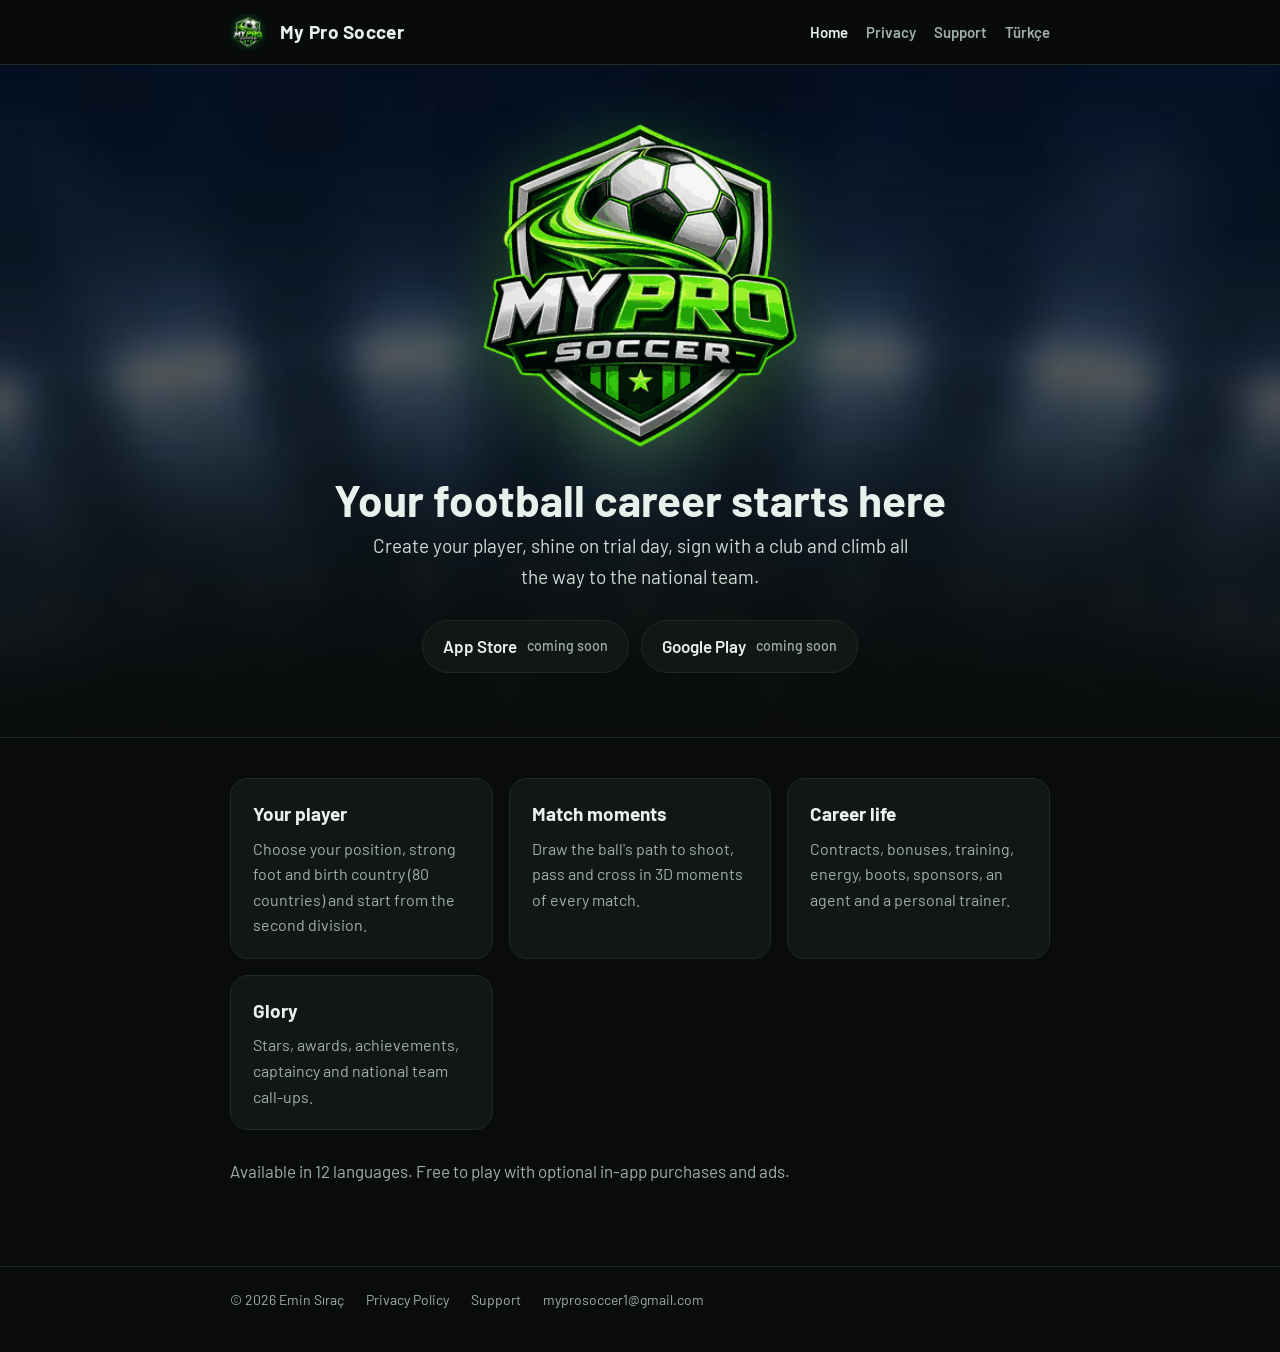
<file: index.html>
<!doctype html>
<html lang="en">
<head>
<meta charset="utf-8">
<meta name="viewport" content="width=device-width, initial-scale=1">
<title>My Pro Soccer</title>
<meta name="description" content="My Pro Soccer: create your player, sign with a club and build a football career. Draw the ball's path to score in 3D match moments.">
<link rel="icon" type="image/png" href="img/icon.png">
<link rel="apple-touch-icon" href="img/icon.png">
<link rel="preconnect" href="https://fonts.googleapis.com">
<link rel="preconnect" href="https://fonts.gstatic.com" crossorigin>
<link href="https://fonts.googleapis.com/css2?family=Barlow:wght@400;500;600;700&display=swap" rel="stylesheet">
<link rel="stylesheet" href="style.css">
</head>
<body>
<header class="top">
  <div class="wrap">
    <img src="img/icon.png" alt="">
    <span class="brand">My Pro Soccer</span>
    <nav>
      <a href="index.html" class="on">Home</a>
      <a href="privacy.html">Privacy</a>
      <a href="support.html">Support</a>
      <a href="tr.html">Türkçe</a>
    </nav>
  </div>
</header>

<section class="hero">
  <div class="wrap">
    <img class="logo" src="img/logo.png" alt="My Pro Soccer">
    <h1>Your football career starts here</h1>
    <p class="lead">Create your player, shine on trial day, sign with a club and climb all the way to the national team.</p>
    <div class="badges">
      <span class="badge">App Store <small>coming soon</small></span>
      <span class="badge">Google Play <small>coming soon</small></span>
    </div>
  </div>
</section>

<main>
  <div class="wrap">
    <div class="grid">
      <div class="card"><h3>Your player</h3><p>Choose your position, strong foot and birth country (80 countries) and start from the second division.</p></div>
      <div class="card"><h3>Match moments</h3><p>Draw the ball's path to shoot, pass and cross in 3D moments of every match.</p></div>
      <div class="card"><h3>Career life</h3><p>Contracts, bonuses, training, energy, boots, sponsors, an agent and a personal trainer.</p></div>
      <div class="card"><h3>Glory</h3><p>Stars, awards, achievements, captaincy and national team call-ups.</p></div>
    </div>
    <p style="color:var(--muted);margin-top:28px">Available in 12 languages. Free to play with optional in-app purchases and ads.</p>
  </div>
</main>

<footer>
  <div class="wrap">
    <span>© 2026 Emin Sıraç</span>
    <a href="privacy.html">Privacy Policy</a>
    <a href="support.html">Support</a>
    <a href="mailto:myprosoccer1@gmail.com">myprosoccer1@gmail.com</a>
  </div>
</footer>
</body>
</html>
</file>
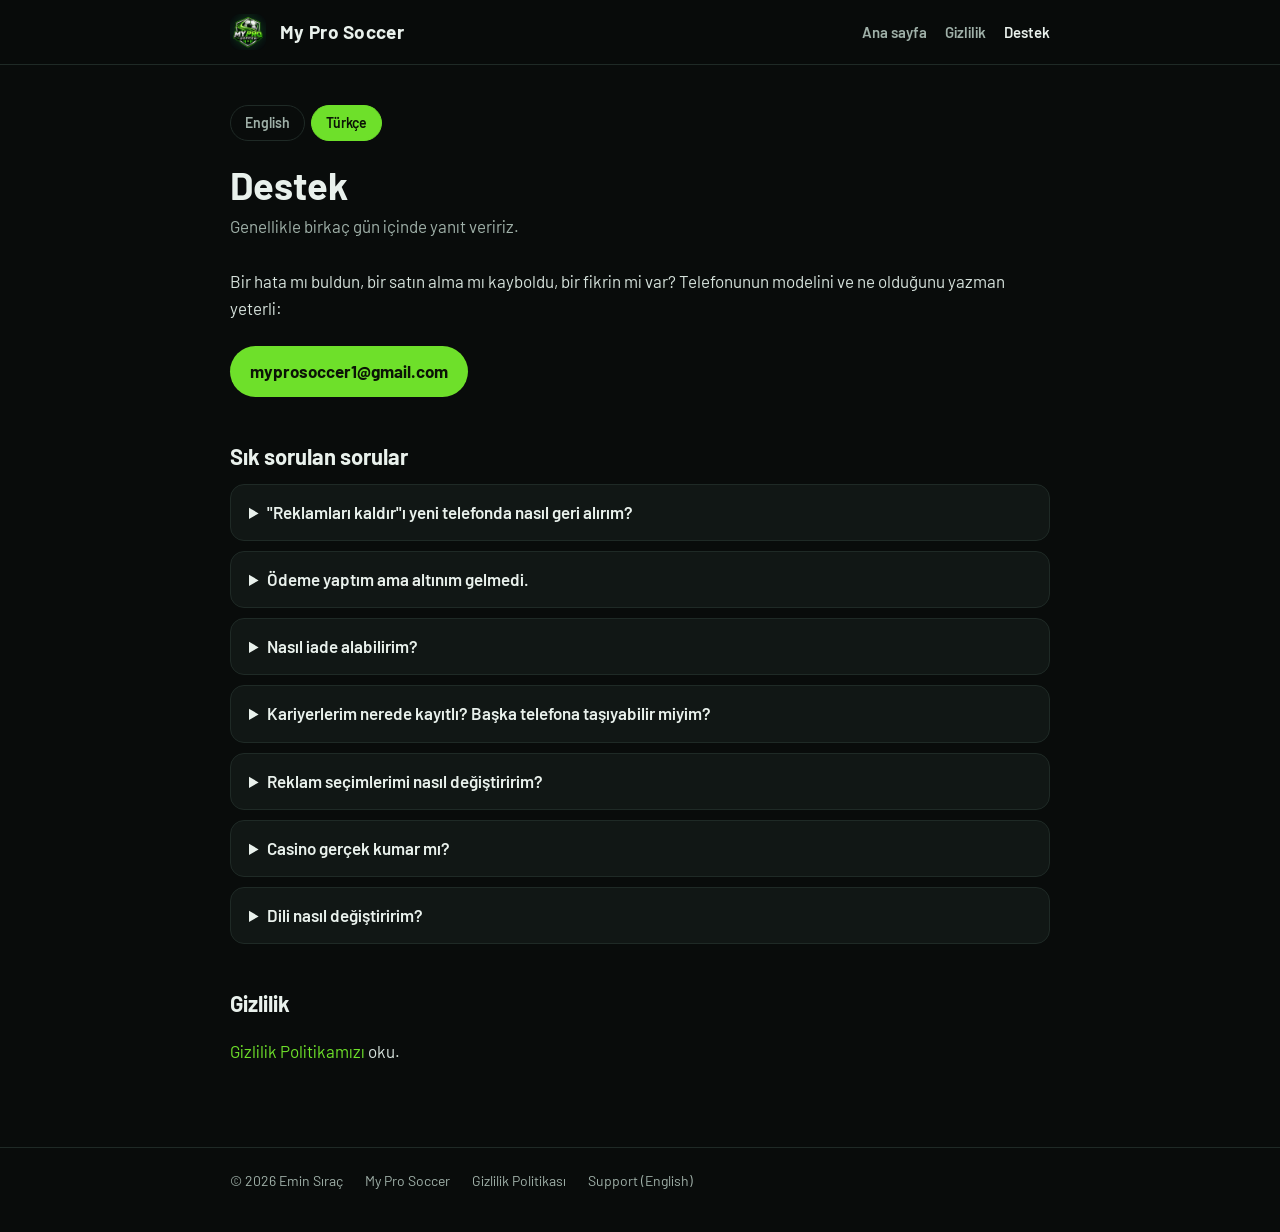
<file: destek.html>
<!doctype html>
<html lang="tr">
<head>
<meta charset="utf-8">
<meta name="viewport" content="width=device-width, initial-scale=1">
<title>Destek · My Pro Soccer</title>
<meta name="description" content="My Pro Soccer mobil oyunu için yardım ve iletişim.">
<link rel="icon" type="image/png" href="img/icon.png">
<link rel="apple-touch-icon" href="img/icon.png">
<link rel="preconnect" href="https://fonts.googleapis.com">
<link rel="preconnect" href="https://fonts.gstatic.com" crossorigin>
<link href="https://fonts.googleapis.com/css2?family=Barlow:wght@400;500;600;700&display=swap" rel="stylesheet">
<link rel="stylesheet" href="style.css">
</head>
<body>
<header class="top">
  <div class="wrap">
    <img src="img/icon.png" alt="">
    <span class="brand">My Pro Soccer</span>
    <nav>
      <a href="tr.html">Ana sayfa</a>
      <a href="gizlilik.html">Gizlilik</a>
      <a href="destek.html" class="on">Destek</a>
    </nav>
  </div>
</header>

<main>
  <article class="wrap">
    <div class="lang"><a href="support.html">English</a><a href="destek.html" class="on">Türkçe</a></div>
    <h1>Destek</h1>
    <p class="date">Genellikle birkaç gün içinde yanıt veririz.</p>
    <p>Bir hata mı buldun, bir satın alma mı kayboldu, bir fikrin mi var? Telefonunun modelini ve ne olduğunu yazman yeterli:</p>
    <p><a class="mail" href="mailto:myprosoccer1@gmail.com?subject=My%20Pro%20Soccer%20destek">myprosoccer1@gmail.com</a></p>

    <h2>Sık sorulan sorular</h2>
    <details>
      <summary>"Reklamları kaldır"ı yeni telefonda nasıl geri alırım?</summary>
      <p>Aynı Apple Kimliği ya da Google hesabıyla giriş yap, <em>Mağaza</em>'yı aç ve <em>Satın alımları geri yükle</em>'ye dokun. Altın, içecek ve kullanılmış diğer ürünler geri yüklenemez.</p>
    </details>
    <details>
      <summary>Ödeme yaptım ama altınım gelmedi.</summary>
      <p>Oyunu kariyerinin ana ekranında biraz açık tut: yarım kalan satın alma kendiliğinden verilir. Yine gelmezse tarihi ve Apple ya da Google'ın makbuzunu bize gönder.</p>
    </details>
    <details>
      <summary>Nasıl iade alabilirim?</summary>
      <p>Satın almalar mağazalar üzerinden yapıldığı için iadeyi onlar yapar: App Store için <a href="https://reportaproblem.apple.com" rel="noopener">reportaproblem.apple.com</a>, Google Play için <a href="https://play.google.com/store/account/orderhistory" rel="noopener">Google Play sipariş geçmişin</a>.</p>
    </details>
    <details>
      <summary>Kariyerlerim nerede kayıtlı? Başka telefona taşıyabilir miyim?</summary>
      <p>Kariyerler sadece cihazında kayıtlı (<em>Kariyerler</em>'de en fazla üç tane). Çevrimiçi hesap olmadığı için Oyunu silmek kariyerleri de siler. Cihazının yedeği (iCloud ya da Android yedeği) yeni telefonda geri getirebilir.</p>
    </details>
    <details>
      <summary>Reklam seçimlerimi nasıl değiştiririm?</summary>
      <p>Avrupa, Birleşik Krallık ve İsviçre'de: <em>Ayarlar › Reklam gizlilik seçenekleri</em>. iPhone'da: iOS <em>Ayarlar › Gizlilik ve Güvenlik › İzleme</em>. Android'de: cihazının Google ayarları (Reklamlar). Mağaza'daki <em>Reklamları kaldır</em> maç aralarındaki reklamları kapatır.</p>
    </details>
    <details>
      <summary>Casino gerçek kumar mı?</summary>
      <p>Hayır. Casino yalnızca oyun içi altınla oynanır, hiçbir zaman gerçek para ya da ödül vermez. Oyundaki her hafta için birkaç elle sınırlıdır.</p>
    </details>
    <details>
      <summary>Dili nasıl değiştiririm?</summary>
      <p><em>Ayarlar</em>'ı aç ve <em>Dil</em> altından 12 dilden birini seç.</p>
    </details>

    <h2>Gizlilik</h2>
    <p><a href="gizlilik.html">Gizlilik Politikamızı</a> oku.</p>
  </article>
</main>

<footer>
  <div class="wrap">
    <span>© 2026 Emin Sıraç</span>
    <a href="tr.html">My Pro Soccer</a>
    <a href="gizlilik.html">Gizlilik Politikası</a>
    <a href="support.html">Support (English)</a>
  </div>
</footer>
</body>
</html>
</file>
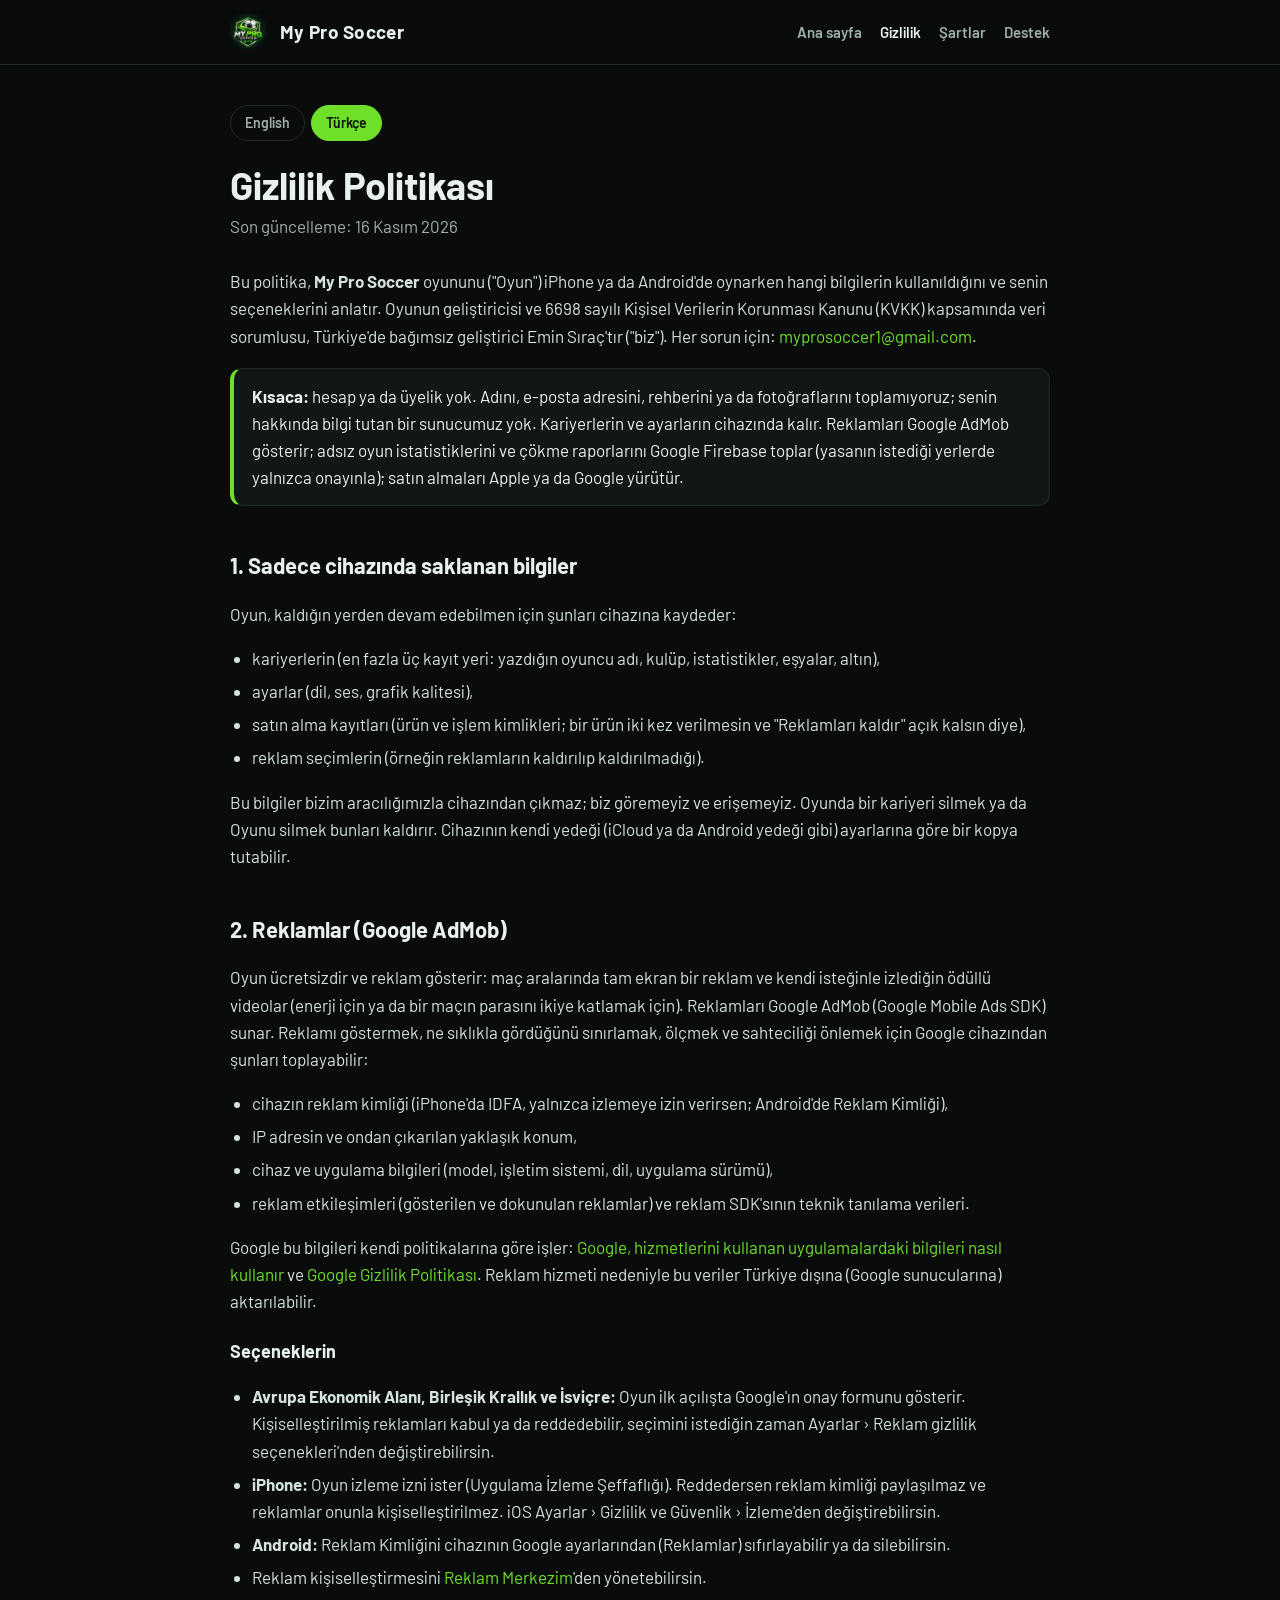
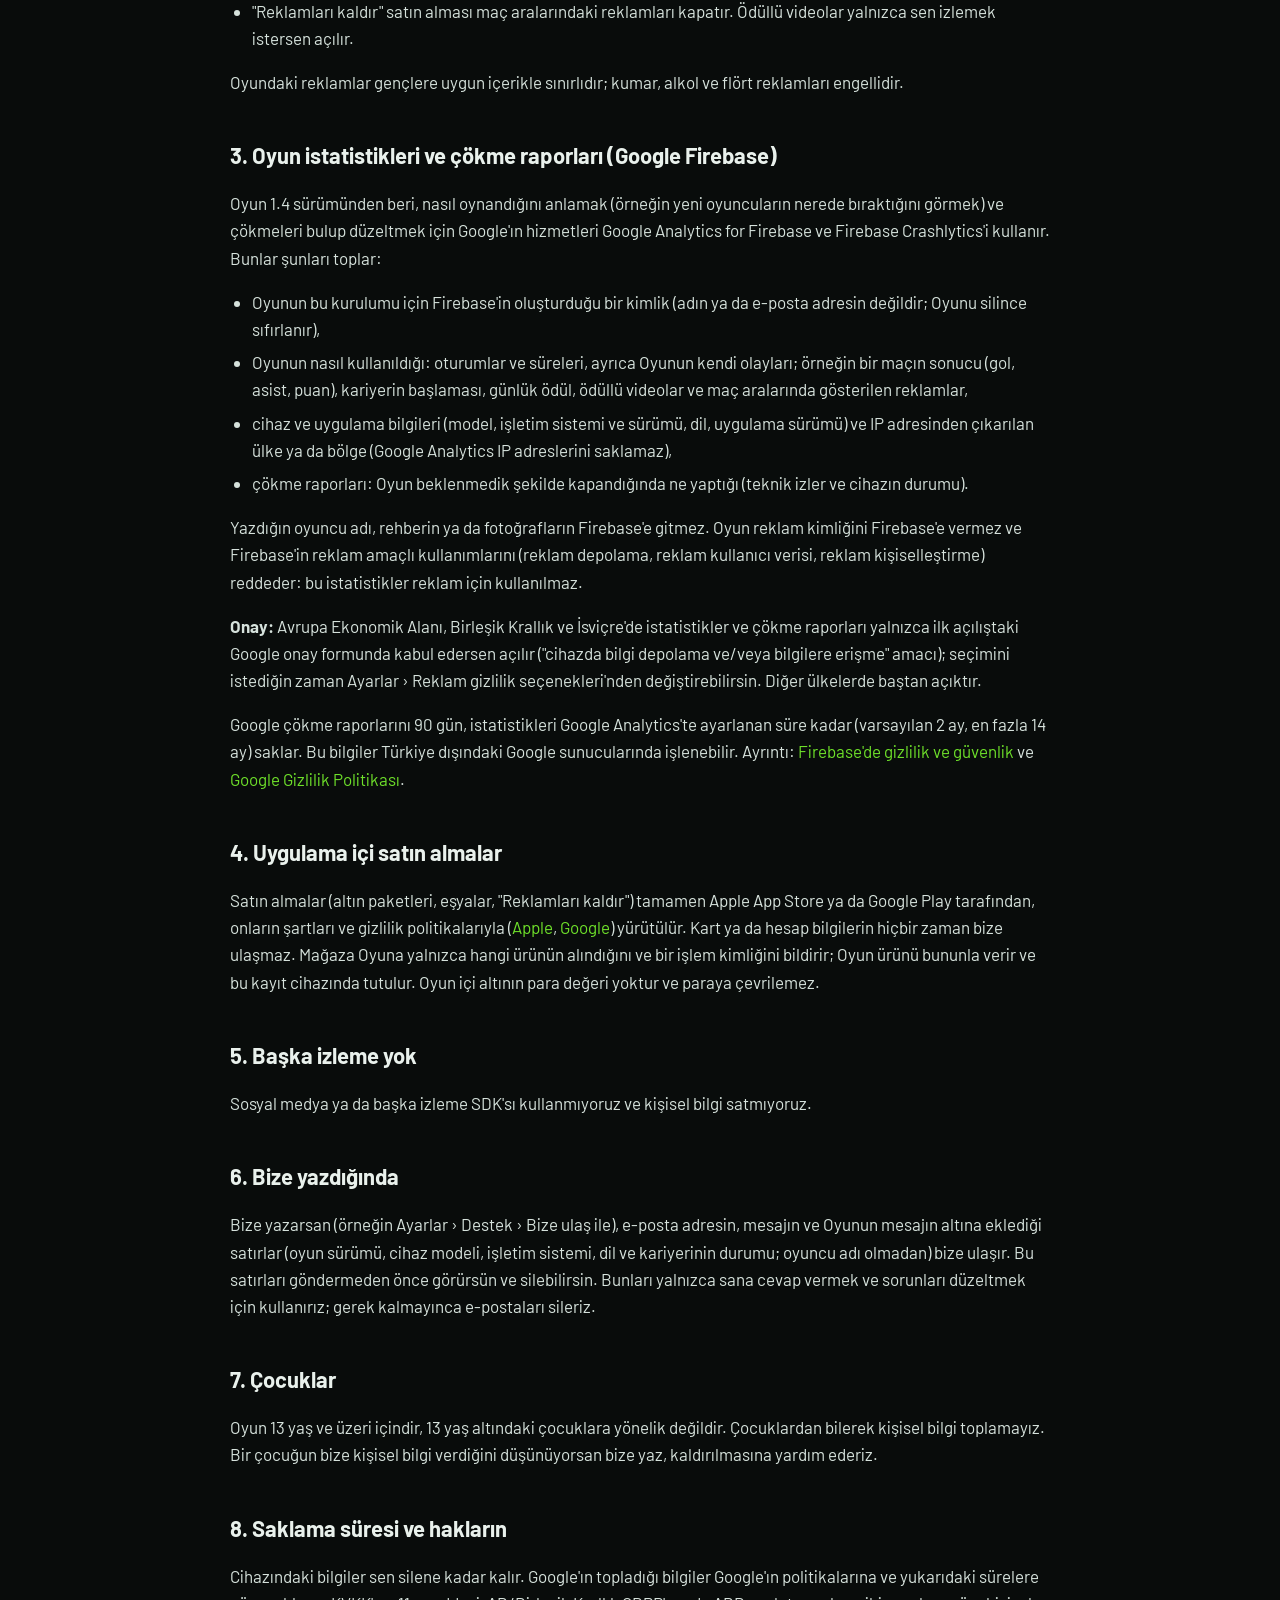
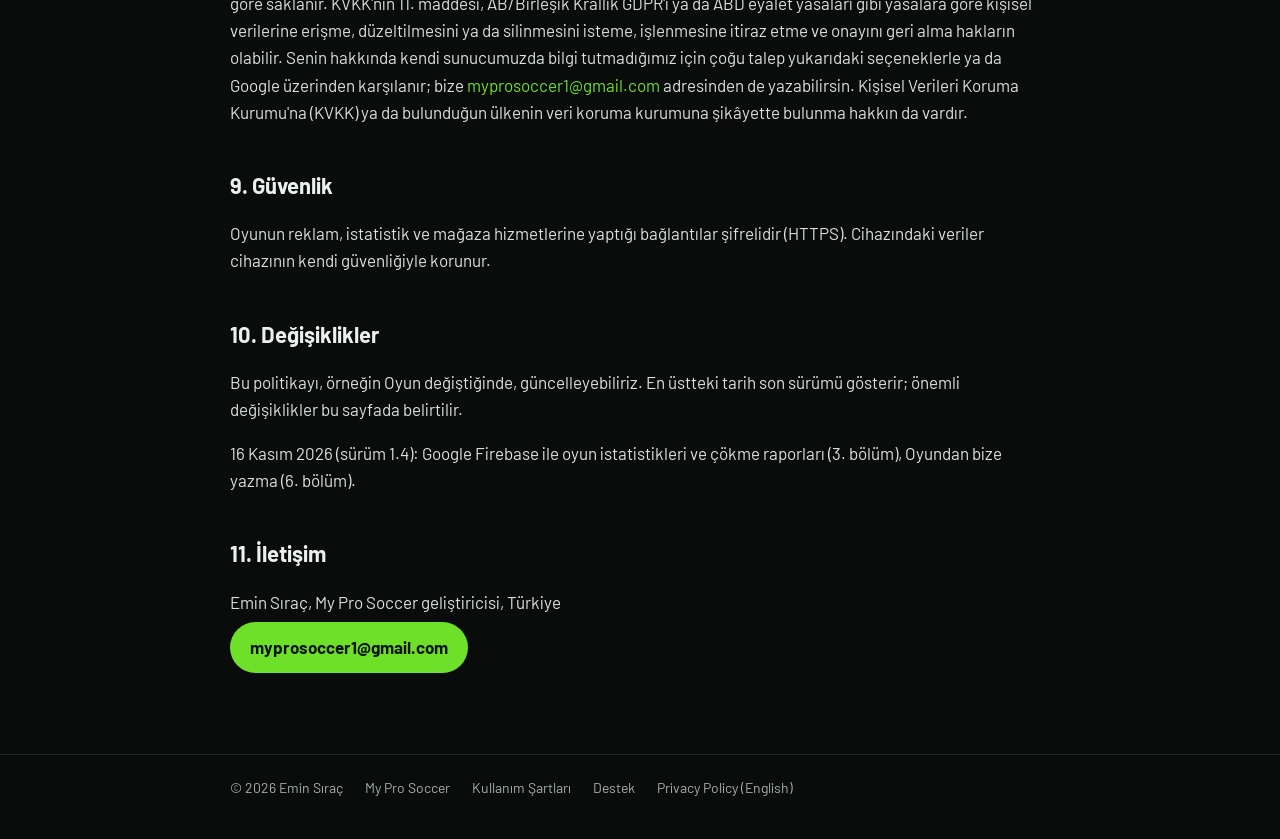
<file: gizlilik.html>
<!DOCTYPE html>
<html lang="tr">
<head>
<meta charset="utf-8">
<meta name="viewport" content="width=device-width, initial-scale=1">
<title>Gizlilik Politikası · My Pro Soccer</title>
<meta name="description" content="My Pro Soccer mobil oyununun gizlilik politikası.">
<link rel="apple-touch-icon" href="img/icon.png">
<link rel="preconnect" href="https://fonts.googleapis.com">
<link rel="preconnect" href="https://fonts.gstatic.com" crossorigin>
<link href="https://fonts.googleapis.com/css2?family=Barlow:wght@400;500;600;700&display=swap" rel="stylesheet">
<link rel="stylesheet" href="style.css">
</head>
<body>
<header class="top">
  <div class="wrap">
    <img src="img/icon.png" alt="My Pro Soccer">
    <span class="brand">My Pro Soccer</span>
    <nav>
      <a href="index.html">Ana sayfa</a>
      <a href="gizlilik.html" class="on">Gizlilik</a>
      <a href="kullanim-sartlari.html">Şartlar</a>
      <a href="destek.html">Destek</a>
    </nav>
  </div>
</header>
<main>
  <article class="wrap">
    <div class="lang"><a href="privacy.html">English</a><a href="gizlilik.html" class="on">Türkçe</a></div>
    <h1>Gizlilik Politikası</h1>
    <p class="date">Son güncelleme: 16 Kasım 2026</p>
    <p>Bu politika, <strong>My Pro Soccer</strong> oyununu ("Oyun") iPhone ya da Android'de oynarken hangi bilgilerin kullanıldığını ve senin seçeneklerini anlatır. Oyunun geliştiricisi ve 6698 sayılı Kişisel Verilerin Korunması Kanunu (KVKK) kapsamında veri sorumlusu, Türkiye'de bağımsız geliştirici Emin Sıraç'tır ("biz"). Her sorun için: <a href="mailto:myprosoccer1@gmail.com">myprosoccer1@gmail.com</a>.</p>
    <div class="note"><strong>Kısaca:</strong> hesap ya da üyelik yok. Adını, e-posta adresini, rehberini ya da fotoğraflarını toplamıyoruz; senin hakkında bilgi tutan bir sunucumuz yok. Kariyerlerin ve ayarların cihazında kalır. Reklamları Google AdMob gösterir; adsız oyun istatistiklerini ve çökme raporlarını Google Firebase toplar (yasanın istediği yerlerde yalnızca onayınla); satın almaları Apple ya da Google yürütür.</div>

    <h2>1. Sadece cihazında saklanan bilgiler</h2>
    <p>Oyun, kaldığın yerden devam edebilmen için şunları cihazına kaydeder:</p>
    <ul>
      <li>kariyerlerin (en fazla üç kayıt yeri: yazdığın oyuncu adı, kulüp, istatistikler, eşyalar, altın),</li>
      <li>ayarlar (dil, ses, grafik kalitesi),</li>
      <li>satın alma kayıtları (ürün ve işlem kimlikleri; bir ürün iki kez verilmesin ve "Reklamları kaldır" açık kalsın diye),</li>
      <li>reklam seçimlerin (örneğin reklamların kaldırılıp kaldırılmadığı).</li>
    </ul>
    <p>Bu bilgiler bizim aracılığımızla cihazından çıkmaz; biz göremeyiz ve erişemeyiz. Oyunda bir kariyeri silmek ya da Oyunu silmek bunları kaldırır. Cihazının kendi yedeği (iCloud ya da Android yedeği gibi) ayarlarına göre bir kopya tutabilir.</p>

    <h2>2. Reklamlar (Google AdMob)</h2>
    <p>Oyun ücretsizdir ve reklam gösterir: maç aralarında tam ekran bir reklam ve kendi isteğinle izlediğin ödüllü videolar (enerji için ya da bir maçın parasını ikiye katlamak için). Reklamları Google AdMob (Google Mobile Ads SDK) sunar. Reklamı göstermek, ne sıklıkla gördüğünü sınırlamak, ölçmek ve sahteciliği önlemek için Google cihazından şunları toplayabilir:</p>
    <ul>
      <li>cihazın reklam kimliği (iPhone'da IDFA, yalnızca izlemeye izin verirsen; Android'de Reklam Kimliği),</li>
      <li>IP adresin ve ondan çıkarılan yaklaşık konum,</li>
      <li>cihaz ve uygulama bilgileri (model, işletim sistemi, dil, uygulama sürümü),</li>
      <li>reklam etkileşimleri (gösterilen ve dokunulan reklamlar) ve reklam SDK'sının teknik tanılama verileri.</li>
    </ul>
    <p>Google bu bilgileri kendi politikalarına göre işler: <a href="https://policies.google.com/technologies/partner-sites">Google, hizmetlerini kullanan uygulamalardaki bilgileri nasıl kullanır</a> ve <a href="https://policies.google.com/privacy">Google Gizlilik Politikası</a>. Reklam hizmeti nedeniyle bu veriler Türkiye dışına (Google sunucularına) aktarılabilir.</p>
    <h3>Seçeneklerin</h3>
    <ul>
      <li><strong>Avrupa Ekonomik Alanı, Birleşik Krallık ve İsviçre:</strong> Oyun ilk açılışta Google'ın onay formunu gösterir. Kişiselleştirilmiş reklamları kabul ya da reddedebilir, seçimini istediğin zaman Ayarlar › Reklam gizlilik seçenekleri'nden değiştirebilirsin.</li>
      <li><strong>iPhone:</strong> Oyun izleme izni ister (Uygulama İzleme Şeffaflığı). Reddedersen reklam kimliği paylaşılmaz ve reklamlar onunla kişiselleştirilmez. iOS Ayarlar › Gizlilik ve Güvenlik › İzleme'den değiştirebilirsin.</li>
      <li><strong>Android:</strong> Reklam Kimliğini cihazının Google ayarlarından (Reklamlar) sıfırlayabilir ya da silebilirsin.</li>
      <li>Reklam kişiselleştirmesini <a href="https://myadcenter.google.com/">Reklam Merkezim</a>'den yönetebilirsin.</li>
      <li>"Reklamları kaldır" satın alması maç aralarındaki reklamları kapatır. Ödüllü videolar yalnızca sen izlemek istersen açılır.</li>
    </ul>
    <p>Oyundaki reklamlar gençlere uygun içerikle sınırlıdır; kumar, alkol ve flört reklamları engellidir.</p>

    <h2>3. Oyun istatistikleri ve çökme raporları (Google Firebase)</h2>
    <p>Oyun 1.4 sürümünden beri, nasıl oynandığını anlamak (örneğin yeni oyuncuların nerede bıraktığını görmek) ve çökmeleri bulup düzeltmek için Google'ın hizmetleri Google Analytics for Firebase ve Firebase Crashlytics'i kullanır. Bunlar şunları toplar:</p>
    <ul>
      <li>Oyunun bu kurulumu için Firebase'in oluşturduğu bir kimlik (adın ya da e-posta adresin değildir; Oyunu silince sıfırlanır),</li>
      <li>Oyunun nasıl kullanıldığı: oturumlar ve süreleri, ayrıca Oyunun kendi olayları; örneğin bir maçın sonucu (gol, asist, puan), kariyerin başlaması, günlük ödül, ödüllü videolar ve maç aralarında gösterilen reklamlar,</li>
      <li>cihaz ve uygulama bilgileri (model, işletim sistemi ve sürümü, dil, uygulama sürümü) ve IP adresinden çıkarılan ülke ya da bölge (Google Analytics IP adreslerini saklamaz),</li>
      <li>çökme raporları: Oyun beklenmedik şekilde kapandığında ne yaptığı (teknik izler ve cihazın durumu).</li>
    </ul>
    <p>Yazdığın oyuncu adı, rehberin ya da fotoğrafların Firebase'e gitmez. Oyun reklam kimliğini Firebase'e vermez ve Firebase'in reklam amaçlı kullanımlarını (reklam depolama, reklam kullanıcı verisi, reklam kişiselleştirme) reddeder: bu istatistikler reklam için kullanılmaz.</p>
    <p><strong>Onay:</strong> Avrupa Ekonomik Alanı, Birleşik Krallık ve İsviçre'de istatistikler ve çökme raporları yalnızca ilk açılıştaki Google onay formunda kabul edersen açılır ("cihazda bilgi depolama ve/veya bilgilere erişme" amacı); seçimini istediğin zaman Ayarlar › Reklam gizlilik seçenekleri'nden değiştirebilirsin. Diğer ülkelerde baştan açıktır.</p>
    <p>Google çökme raporlarını 90 gün, istatistikleri Google Analytics'te ayarlanan süre kadar (varsayılan 2 ay, en fazla 14 ay) saklar. Bu bilgiler Türkiye dışındaki Google sunucularında işlenebilir. Ayrıntı: <a href="https://firebase.google.com/support/privacy">Firebase'de gizlilik ve güvenlik</a> ve <a href="https://policies.google.com/privacy">Google Gizlilik Politikası</a>.</p>

    <h2>4. Uygulama içi satın almalar</h2>
    <p>Satın almalar (altın paketleri, eşyalar, "Reklamları kaldır") tamamen Apple App Store ya da Google Play tarafından, onların şartları ve gizlilik politikalarıyla (<a href="https://www.apple.com/legal/privacy/">Apple</a>, <a href="https://policies.google.com/privacy">Google</a>) yürütülür. Kart ya da hesap bilgilerin hiçbir zaman bize ulaşmaz. Mağaza Oyuna yalnızca hangi ürünün alındığını ve bir işlem kimliğini bildirir; Oyun ürünü bununla verir ve bu kayıt cihazında tutulur. Oyun içi altının para değeri yoktur ve paraya çevrilemez.</p>

    <h2>5. Başka izleme yok</h2>
    <p>Sosyal medya ya da başka izleme SDK'sı kullanmıyoruz ve kişisel bilgi satmıyoruz.</p>

    <h2>6. Bize yazdığında</h2>
    <p>Bize yazarsan (örneğin Ayarlar › Destek › Bize ulaş ile), e-posta adresin, mesajın ve Oyunun mesajın altına eklediği satırlar (oyun sürümü, cihaz modeli, işletim sistemi, dil ve kariyerinin durumu; oyuncu adı olmadan) bize ulaşır. Bu satırları göndermeden önce görürsün ve silebilirsin. Bunları yalnızca sana cevap vermek ve sorunları düzeltmek için kullanırız; gerek kalmayınca e-postaları sileriz.</p>

    <h2>7. Çocuklar</h2>
    <p>Oyun 13 yaş ve üzeri içindir, 13 yaş altındaki çocuklara yönelik değildir. Çocuklardan bilerek kişisel bilgi toplamayız. Bir çocuğun bize kişisel bilgi verdiğini düşünüyorsan bize yaz, kaldırılmasına yardım ederiz.</p>

    <h2>8. Saklama süresi ve hakların</h2>
    <p>Cihazındaki bilgiler sen silene kadar kalır. Google'ın topladığı bilgiler Google'ın politikalarına ve yukarıdaki sürelere göre saklanır. KVKK'nın 11. maddesi, AB/Birleşik Krallık GDPR'ı ya da ABD eyalet yasaları gibi yasalara göre kişisel verilerine erişme, düzeltilmesini ya da silinmesini isteme, işlenmesine itiraz etme ve onayını geri alma hakların olabilir. Senin hakkında kendi sunucumuzda bilgi tutmadığımız için çoğu talep yukarıdaki seçeneklerle ya da Google üzerinden karşılanır; bize <a href="mailto:myprosoccer1@gmail.com">myprosoccer1@gmail.com</a> adresinden de yazabilirsin. Kişisel Verileri Koruma Kurumu'na (KVKK) ya da bulunduğun ülkenin veri koruma kurumuna şikâyette bulunma hakkın da vardır.</p>

    <h2>9. Güvenlik</h2>
    <p>Oyunun reklam, istatistik ve mağaza hizmetlerine yaptığı bağlantılar şifrelidir (HTTPS). Cihazındaki veriler cihazının kendi güvenliğiyle korunur.</p>

    <h2>10. Değişiklikler</h2>
    <p>Bu politikayı, örneğin Oyun değiştiğinde, güncelleyebiliriz. En üstteki tarih son sürümü gösterir; önemli değişiklikler bu sayfada belirtilir.</p>
    <p>16 Kasım 2026 (sürüm 1.4): Google Firebase ile oyun istatistikleri ve çökme raporları (3. bölüm), Oyundan bize yazma (6. bölüm).</p>

    <h2>11. İletişim</h2>
    <p>Emin Sıraç, My Pro Soccer geliştiricisi, Türkiye<br>
    <a class="mail" href="mailto:myprosoccer1@gmail.com">myprosoccer1@gmail.com</a></p>
  </article>
</main>
<footer>
  <div class="wrap">
    <span>© 2026 Emin Sıraç</span>
    <a href="index.html">My Pro Soccer</a>
    <a href="kullanim-sartlari.html">Kullanım Şartları</a>
    <a href="destek.html">Destek</a>
    <a href="privacy.html">Privacy Policy (English)</a>
  </div>
</footer>
</body>
</html>
</file>
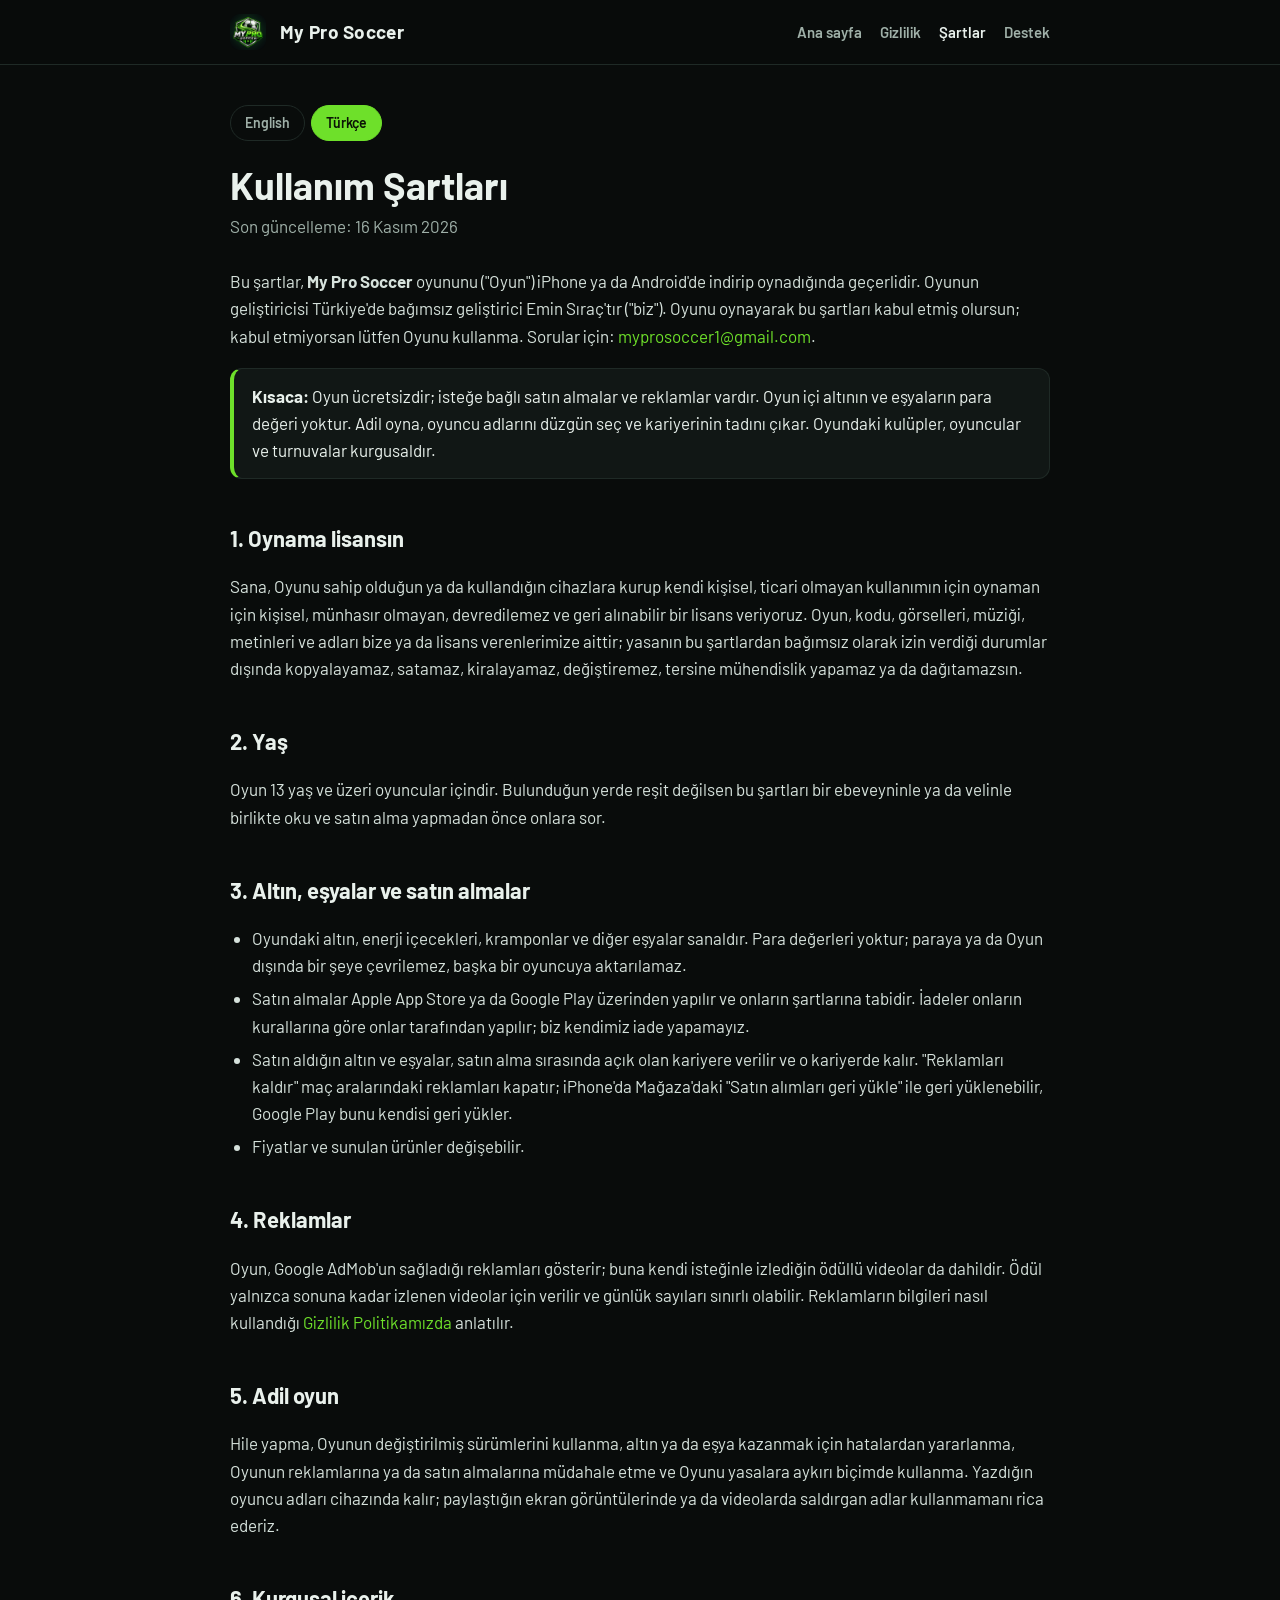
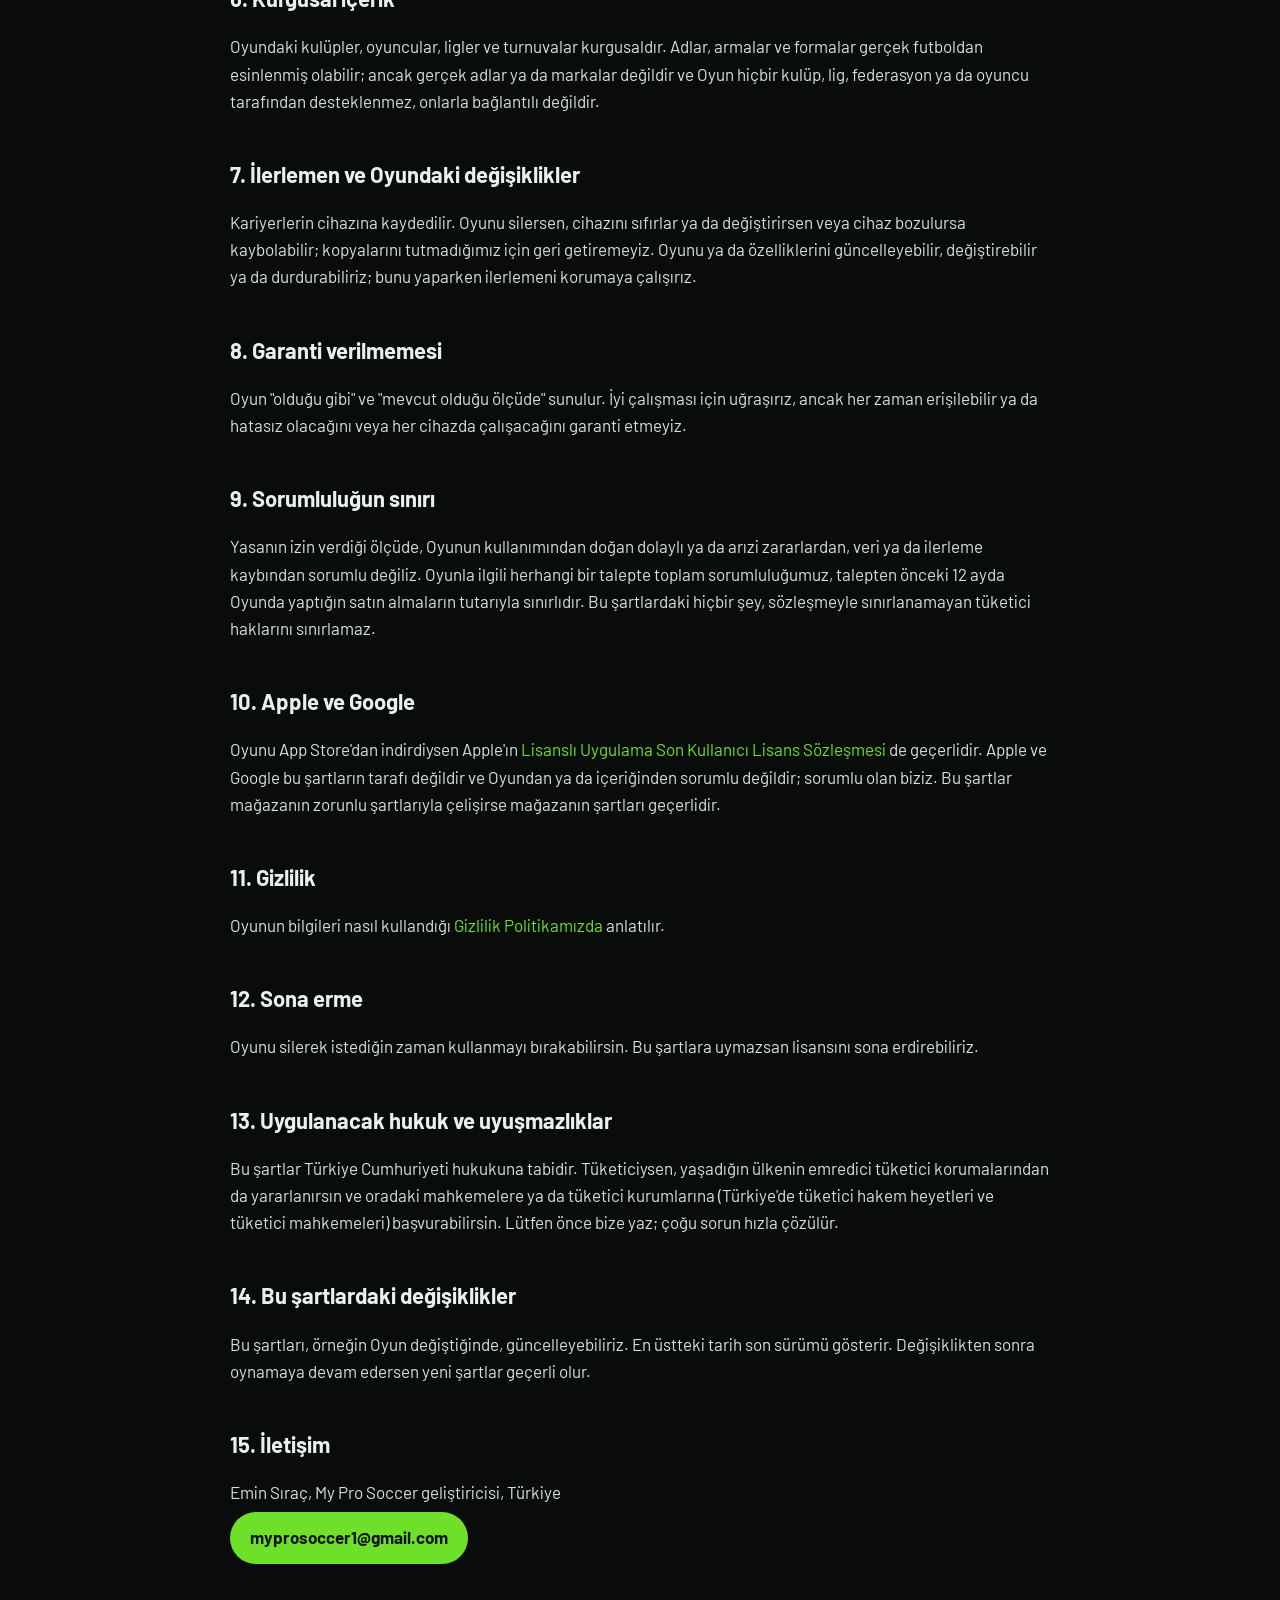
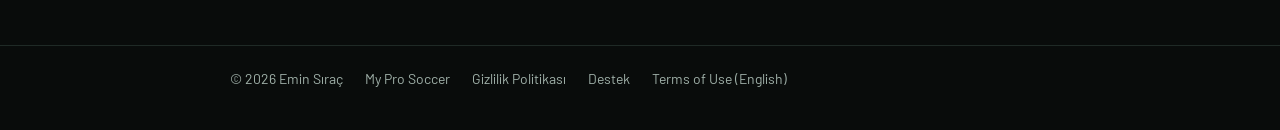
<file: kullanim-sartlari.html>
<!DOCTYPE html>
<html lang="tr">
<head>
<meta charset="utf-8">
<meta name="viewport" content="width=device-width, initial-scale=1">
<title>Kullanım Şartları · My Pro Soccer</title>
<meta name="description" content="My Pro Soccer mobil oyununun kullanım şartları.">
<link rel="apple-touch-icon" href="img/icon.png">
<link rel="preconnect" href="https://fonts.googleapis.com">
<link rel="preconnect" href="https://fonts.gstatic.com" crossorigin>
<link href="https://fonts.googleapis.com/css2?family=Barlow:wght@400;500;600;700&display=swap" rel="stylesheet">
<link rel="stylesheet" href="style.css">
</head>
<body>
<header class="top">
  <div class="wrap">
    <img src="img/icon.png" alt="My Pro Soccer">
    <span class="brand">My Pro Soccer</span>
    <nav>
      <a href="index.html">Ana sayfa</a>
      <a href="gizlilik.html">Gizlilik</a>
      <a href="kullanim-sartlari.html" class="on">Şartlar</a>
      <a href="destek.html">Destek</a>
    </nav>
  </div>
</header>
<main>
  <article class="wrap">
    <div class="lang"><a href="terms.html">English</a><a href="kullanim-sartlari.html" class="on">Türkçe</a></div>
    <h1>Kullanım Şartları</h1>
    <p class="date">Son güncelleme: 16 Kasım 2026</p>
    <p>Bu şartlar, <strong>My Pro Soccer</strong> oyununu ("Oyun") iPhone ya da Android'de indirip oynadığında geçerlidir. Oyunun geliştiricisi Türkiye'de bağımsız geliştirici Emin Sıraç'tır ("biz"). Oyunu oynayarak bu şartları kabul etmiş olursun; kabul etmiyorsan lütfen Oyunu kullanma. Sorular için: <a href="mailto:myprosoccer1@gmail.com">myprosoccer1@gmail.com</a>.</p>
    <div class="note"><strong>Kısaca:</strong> Oyun ücretsizdir; isteğe bağlı satın almalar ve reklamlar vardır. Oyun içi altının ve eşyaların para değeri yoktur. Adil oyna, oyuncu adlarını düzgün seç ve kariyerinin tadını çıkar. Oyundaki kulüpler, oyuncular ve turnuvalar kurgusaldır.</div>

    <h2>1. Oynama lisansın</h2>
    <p>Sana, Oyunu sahip olduğun ya da kullandığın cihazlara kurup kendi kişisel, ticari olmayan kullanımın için oynaman için kişisel, münhasır olmayan, devredilemez ve geri alınabilir bir lisans veriyoruz. Oyun, kodu, görselleri, müziği, metinleri ve adları bize ya da lisans verenlerimize aittir; yasanın bu şartlardan bağımsız olarak izin verdiği durumlar dışında kopyalayamaz, satamaz, kiralayamaz, değiştiremez, tersine mühendislik yapamaz ya da dağıtamazsın.</p>

    <h2>2. Yaş</h2>
    <p>Oyun 13 yaş ve üzeri oyuncular içindir. Bulunduğun yerde reşit değilsen bu şartları bir ebeveyninle ya da velinle birlikte oku ve satın alma yapmadan önce onlara sor.</p>

    <h2>3. Altın, eşyalar ve satın almalar</h2>
    <ul>
      <li>Oyundaki altın, enerji içecekleri, kramponlar ve diğer eşyalar sanaldır. Para değerleri yoktur; paraya ya da Oyun dışında bir şeye çevrilemez, başka bir oyuncuya aktarılamaz.</li>
      <li>Satın almalar Apple App Store ya da Google Play üzerinden yapılır ve onların şartlarına tabidir. İadeler onların kurallarına göre onlar tarafından yapılır; biz kendimiz iade yapamayız.</li>
      <li>Satın aldığın altın ve eşyalar, satın alma sırasında açık olan kariyere verilir ve o kariyerde kalır. "Reklamları kaldır" maç aralarındaki reklamları kapatır; iPhone'da Mağaza'daki "Satın alımları geri yükle" ile geri yüklenebilir, Google Play bunu kendisi geri yükler.</li>
      <li>Fiyatlar ve sunulan ürünler değişebilir.</li>
    </ul>

    <h2>4. Reklamlar</h2>
    <p>Oyun, Google AdMob'un sağladığı reklamları gösterir; buna kendi isteğinle izlediğin ödüllü videolar da dahildir. Ödül yalnızca sonuna kadar izlenen videolar için verilir ve günlük sayıları sınırlı olabilir. Reklamların bilgileri nasıl kullandığı <a href="gizlilik.html">Gizlilik Politikamızda</a> anlatılır.</p>

    <h2>5. Adil oyun</h2>
    <p>Hile yapma, Oyunun değiştirilmiş sürümlerini kullanma, altın ya da eşya kazanmak için hatalardan yararlanma, Oyunun reklamlarına ya da satın almalarına müdahale etme ve Oyunu yasalara aykırı biçimde kullanma. Yazdığın oyuncu adları cihazında kalır; paylaştığın ekran görüntülerinde ya da videolarda saldırgan adlar kullanmamanı rica ederiz.</p>

    <h2>6. Kurgusal içerik</h2>
    <p>Oyundaki kulüpler, oyuncular, ligler ve turnuvalar kurgusaldır. Adlar, armalar ve formalar gerçek futboldan esinlenmiş olabilir; ancak gerçek adlar ya da markalar değildir ve Oyun hiçbir kulüp, lig, federasyon ya da oyuncu tarafından desteklenmez, onlarla bağlantılı değildir.</p>

    <h2>7. İlerlemen ve Oyundaki değişiklikler</h2>
    <p>Kariyerlerin cihazına kaydedilir. Oyunu silersen, cihazını sıfırlar ya da değiştirirsen veya cihaz bozulursa kaybolabilir; kopyalarını tutmadığımız için geri getiremeyiz. Oyunu ya da özelliklerini güncelleyebilir, değiştirebilir ya da durdurabiliriz; bunu yaparken ilerlemeni korumaya çalışırız.</p>

    <h2>8. Garanti verilmemesi</h2>
    <p>Oyun "olduğu gibi" ve "mevcut olduğu ölçüde" sunulur. İyi çalışması için uğraşırız, ancak her zaman erişilebilir ya da hatasız olacağını veya her cihazda çalışacağını garanti etmeyiz.</p>

    <h2>9. Sorumluluğun sınırı</h2>
    <p>Yasanın izin verdiği ölçüde, Oyunun kullanımından doğan dolaylı ya da arızi zararlardan, veri ya da ilerleme kaybından sorumlu değiliz. Oyunla ilgili herhangi bir talepte toplam sorumluluğumuz, talepten önceki 12 ayda Oyunda yaptığın satın almaların tutarıyla sınırlıdır. Bu şartlardaki hiçbir şey, sözleşmeyle sınırlanamayan tüketici haklarını sınırlamaz.</p>

    <h2>10. Apple ve Google</h2>
    <p>Oyunu App Store'dan indirdiysen Apple'ın <a href="https://www.apple.com/legal/internet-services/itunes/dev/stdeula/">Lisanslı Uygulama Son Kullanıcı Lisans Sözleşmesi</a> de geçerlidir. Apple ve Google bu şartların tarafı değildir ve Oyundan ya da içeriğinden sorumlu değildir; sorumlu olan biziz. Bu şartlar mağazanın zorunlu şartlarıyla çelişirse mağazanın şartları geçerlidir.</p>

    <h2>11. Gizlilik</h2>
    <p>Oyunun bilgileri nasıl kullandığı <a href="gizlilik.html">Gizlilik Politikamızda</a> anlatılır.</p>

    <h2>12. Sona erme</h2>
    <p>Oyunu silerek istediğin zaman kullanmayı bırakabilirsin. Bu şartlara uymazsan lisansını sona erdirebiliriz.</p>

    <h2>13. Uygulanacak hukuk ve uyuşmazlıklar</h2>
    <p>Bu şartlar Türkiye Cumhuriyeti hukukuna tabidir. Tüketiciysen, yaşadığın ülkenin emredici tüketici korumalarından da yararlanırsın ve oradaki mahkemelere ya da tüketici kurumlarına (Türkiye'de tüketici hakem heyetleri ve tüketici mahkemeleri) başvurabilirsin. Lütfen önce bize yaz; çoğu sorun hızla çözülür.</p>

    <h2>14. Bu şartlardaki değişiklikler</h2>
    <p>Bu şartları, örneğin Oyun değiştiğinde, güncelleyebiliriz. En üstteki tarih son sürümü gösterir. Değişiklikten sonra oynamaya devam edersen yeni şartlar geçerli olur.</p>

    <h2>15. İletişim</h2>
    <p>Emin Sıraç, My Pro Soccer geliştiricisi, Türkiye<br>
    <a class="mail" href="mailto:myprosoccer1@gmail.com">myprosoccer1@gmail.com</a></p>
  </article>
</main>
<footer>
  <div class="wrap">
    <span>© 2026 Emin Sıraç</span>
    <a href="index.html">My Pro Soccer</a>
    <a href="gizlilik.html">Gizlilik Politikası</a>
    <a href="destek.html">Destek</a>
    <a href="terms.html">Terms of Use (English)</a>
  </div>
</footer>
</body>
</html>
</file>
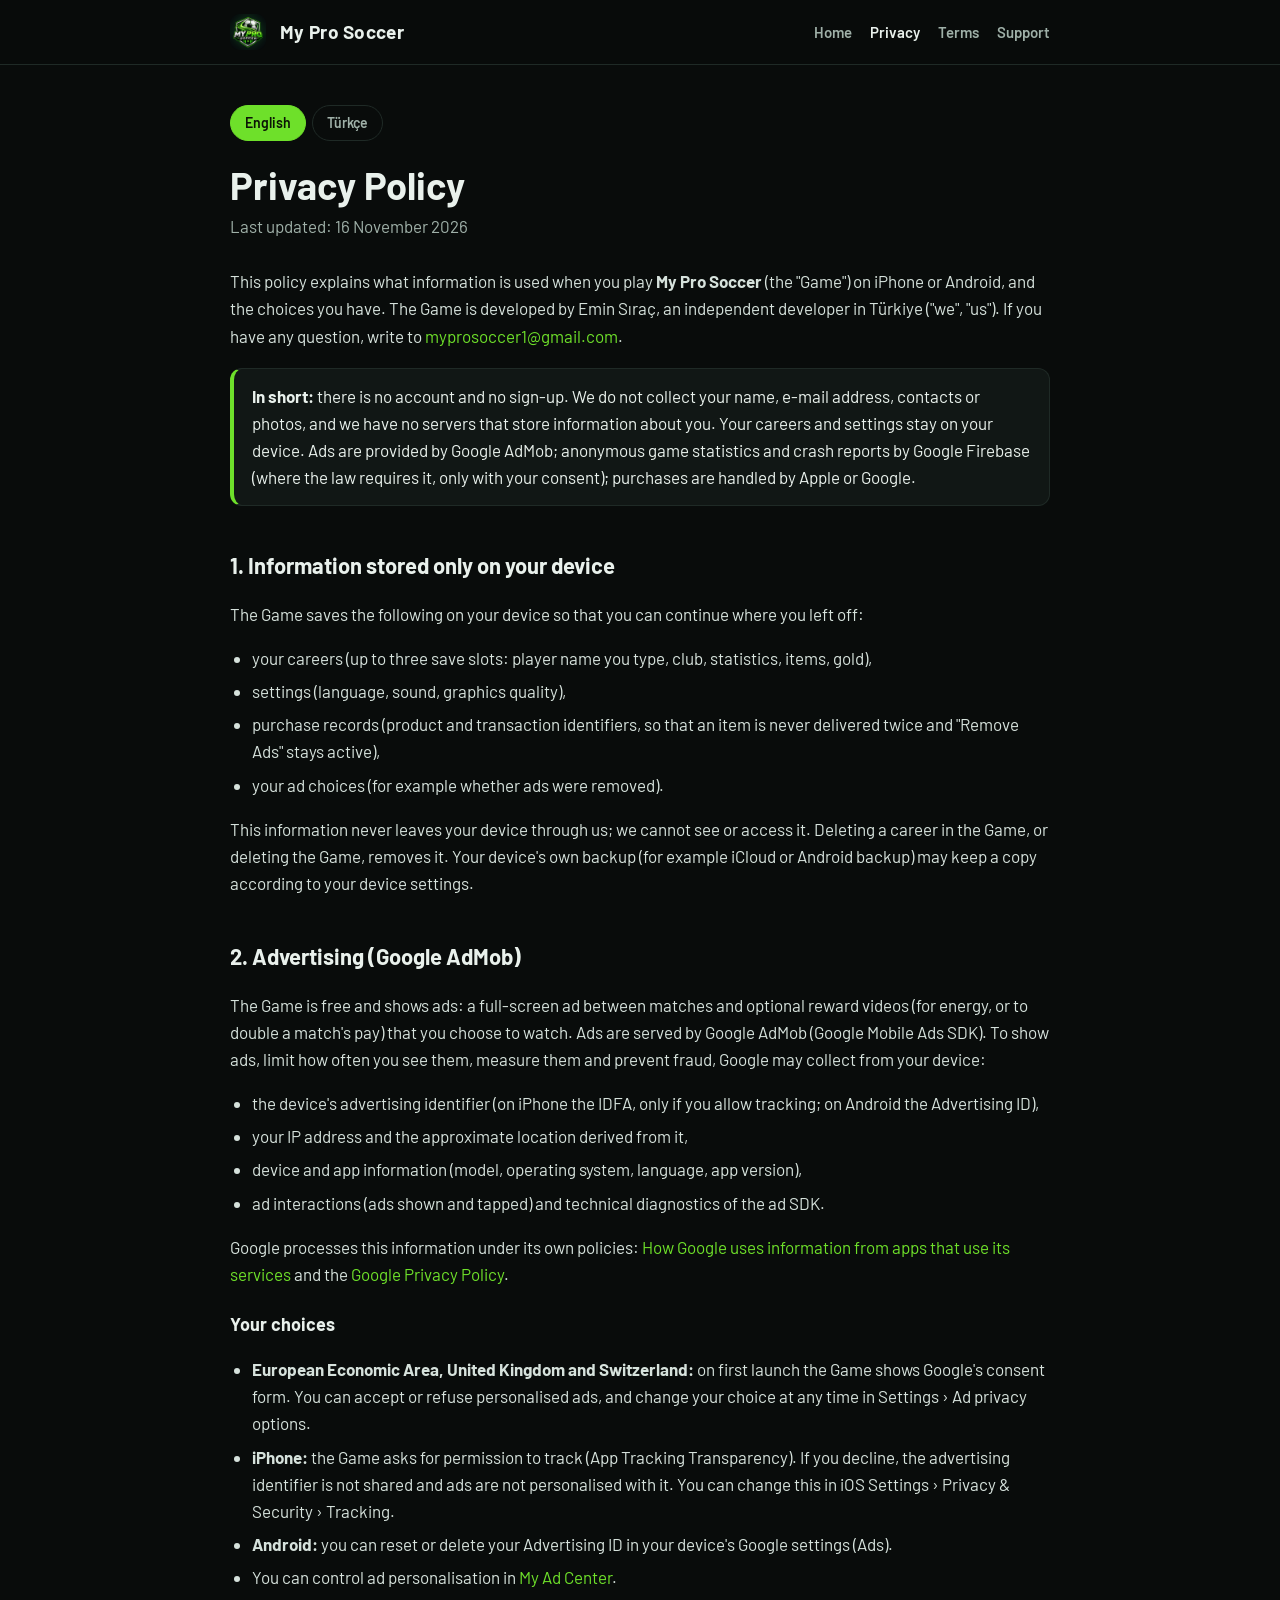
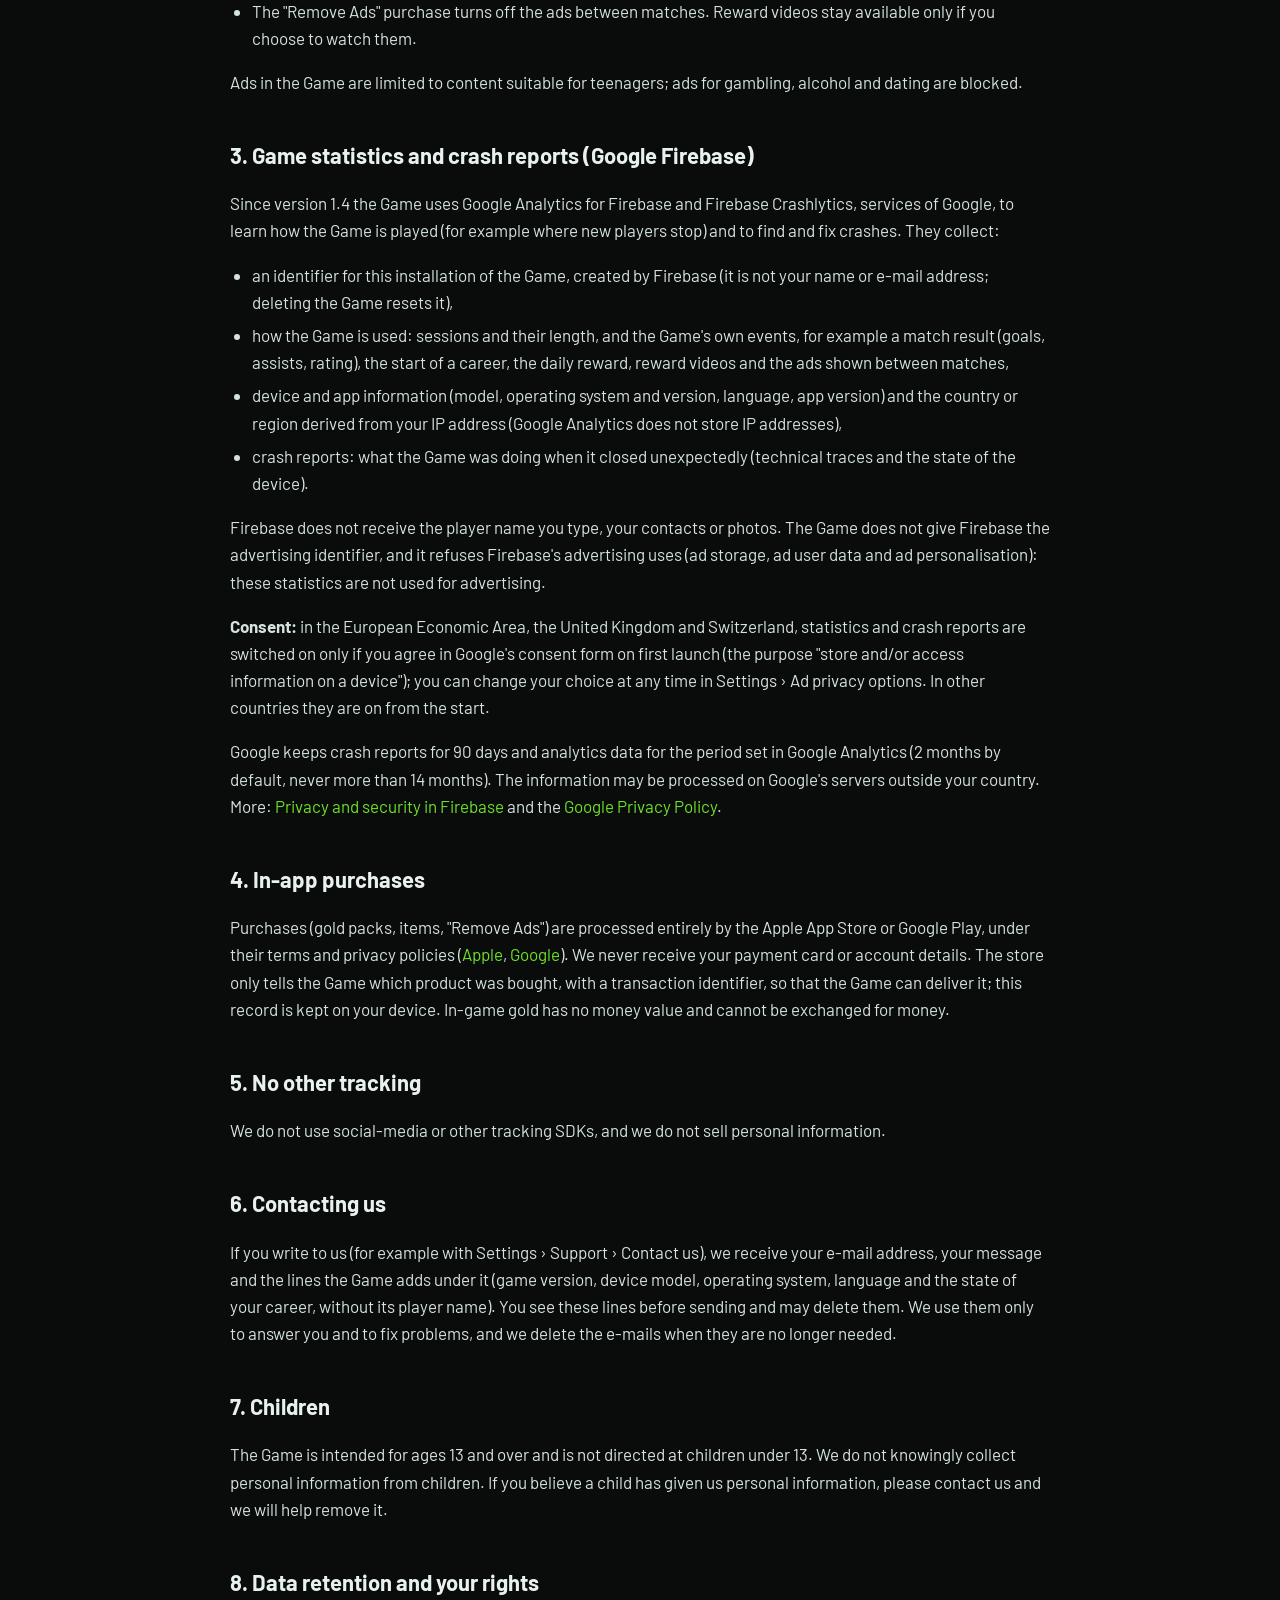
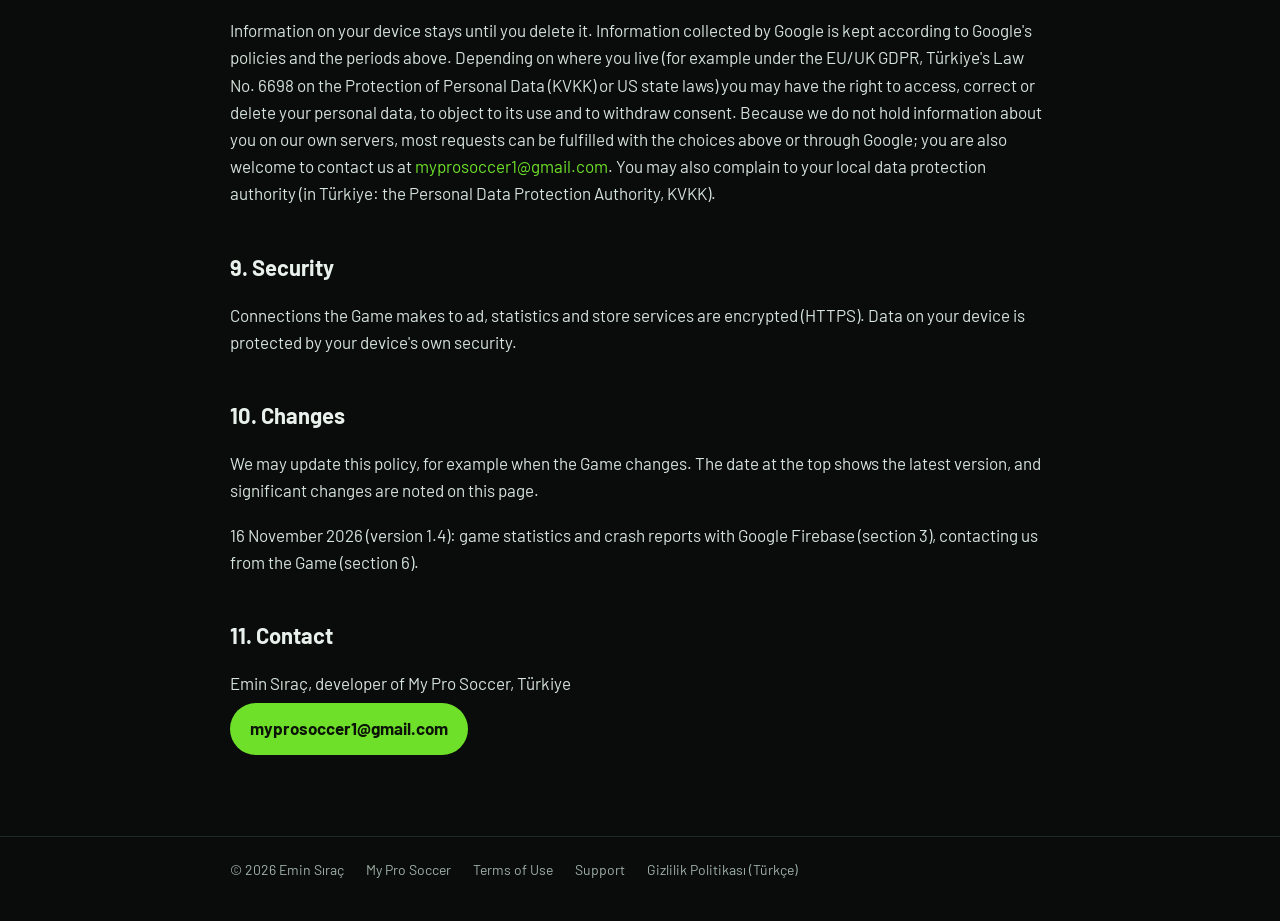
<file: privacy.html>
<!DOCTYPE html>
<html lang="en">
<head>
<meta charset="utf-8">
<meta name="viewport" content="width=device-width, initial-scale=1">
<title>Privacy Policy · My Pro Soccer</title>
<meta name="description" content="Privacy Policy of the mobile game My Pro Soccer.">
<link rel="apple-touch-icon" href="img/icon.png">
<link rel="preconnect" href="https://fonts.googleapis.com">
<link rel="preconnect" href="https://fonts.gstatic.com" crossorigin>
<link href="https://fonts.googleapis.com/css2?family=Barlow:wght@400;500;600;700&display=swap" rel="stylesheet">
<link rel="stylesheet" href="style.css">
</head>
<body>
<header class="top">
  <div class="wrap">
    <img src="img/icon.png" alt="My Pro Soccer">
    <span class="brand">My Pro Soccer</span>
    <nav>
      <a href="index.html">Home</a>
      <a href="privacy.html" class="on">Privacy</a>
      <a href="terms.html">Terms</a>
      <a href="support.html">Support</a>
    </nav>
  </div>
</header>
<main>
  <article class="wrap">
    <div class="lang"><a href="privacy.html" class="on">English</a><a href="gizlilik.html">Türkçe</a></div>
    <h1>Privacy Policy</h1>
    <p class="date">Last updated: 16 November 2026</p>
    <p>This policy explains what information is used when you play <strong>My Pro Soccer</strong> (the "Game") on iPhone or Android, and the choices you have. The Game is developed by Emin Sıraç, an independent developer in Türkiye ("we", "us"). If you have any question, write to <a href="mailto:myprosoccer1@gmail.com">myprosoccer1@gmail.com</a>.</p>
    <div class="note"><strong>In short:</strong> there is no account and no sign-up. We do not collect your name, e-mail address, contacts or photos, and we have no servers that store information about you. Your careers and settings stay on your device. Ads are provided by Google AdMob; anonymous game statistics and crash reports by Google Firebase (where the law requires it, only with your consent); purchases are handled by Apple or Google.</div>

    <h2>1. Information stored only on your device</h2>
    <p>The Game saves the following on your device so that you can continue where you left off:</p>
    <ul>
      <li>your careers (up to three save slots: player name you type, club, statistics, items, gold),</li>
      <li>settings (language, sound, graphics quality),</li>
      <li>purchase records (product and transaction identifiers, so that an item is never delivered twice and "Remove Ads" stays active),</li>
      <li>your ad choices (for example whether ads were removed).</li>
    </ul>
    <p>This information never leaves your device through us; we cannot see or access it. Deleting a career in the Game, or deleting the Game, removes it. Your device's own backup (for example iCloud or Android backup) may keep a copy according to your device settings.</p>

    <h2>2. Advertising (Google AdMob)</h2>
    <p>The Game is free and shows ads: a full-screen ad between matches and optional reward videos (for energy, or to double a match's pay) that you choose to watch. Ads are served by Google AdMob (Google Mobile Ads SDK). To show ads, limit how often you see them, measure them and prevent fraud, Google may collect from your device:</p>
    <ul>
      <li>the device's advertising identifier (on iPhone the IDFA, only if you allow tracking; on Android the Advertising ID),</li>
      <li>your IP address and the approximate location derived from it,</li>
      <li>device and app information (model, operating system, language, app version),</li>
      <li>ad interactions (ads shown and tapped) and technical diagnostics of the ad SDK.</li>
    </ul>
    <p>Google processes this information under its own policies: <a href="https://policies.google.com/technologies/partner-sites">How Google uses information from apps that use its services</a> and the <a href="https://policies.google.com/privacy">Google Privacy Policy</a>.</p>
    <h3>Your choices</h3>
    <ul>
      <li><strong>European Economic Area, United Kingdom and Switzerland:</strong> on first launch the Game shows Google's consent form. You can accept or refuse personalised ads, and change your choice at any time in Settings › Ad privacy options.</li>
      <li><strong>iPhone:</strong> the Game asks for permission to track (App Tracking Transparency). If you decline, the advertising identifier is not shared and ads are not personalised with it. You can change this in iOS Settings › Privacy &amp; Security › Tracking.</li>
      <li><strong>Android:</strong> you can reset or delete your Advertising ID in your device's Google settings (Ads).</li>
      <li>You can control ad personalisation in <a href="https://myadcenter.google.com/">My Ad Center</a>.</li>
      <li>The "Remove Ads" purchase turns off the ads between matches. Reward videos stay available only if you choose to watch them.</li>
    </ul>
    <p>Ads in the Game are limited to content suitable for teenagers; ads for gambling, alcohol and dating are blocked.</p>

    <h2>3. Game statistics and crash reports (Google Firebase)</h2>
    <p>Since version 1.4 the Game uses Google Analytics for Firebase and Firebase Crashlytics, services of Google, to learn how the Game is played (for example where new players stop) and to find and fix crashes. They collect:</p>
    <ul>
      <li>an identifier for this installation of the Game, created by Firebase (it is not your name or e-mail address; deleting the Game resets it),</li>
      <li>how the Game is used: sessions and their length, and the Game's own events, for example a match result (goals, assists, rating), the start of a career, the daily reward, reward videos and the ads shown between matches,</li>
      <li>device and app information (model, operating system and version, language, app version) and the country or region derived from your IP address (Google Analytics does not store IP addresses),</li>
      <li>crash reports: what the Game was doing when it closed unexpectedly (technical traces and the state of the device).</li>
    </ul>
    <p>Firebase does not receive the player name you type, your contacts or photos. The Game does not give Firebase the advertising identifier, and it refuses Firebase's advertising uses (ad storage, ad user data and ad personalisation): these statistics are not used for advertising.</p>
    <p><strong>Consent:</strong> in the European Economic Area, the United Kingdom and Switzerland, statistics and crash reports are switched on only if you agree in Google's consent form on first launch (the purpose "store and/or access information on a device"); you can change your choice at any time in Settings › Ad privacy options. In other countries they are on from the start.</p>
    <p>Google keeps crash reports for 90 days and analytics data for the period set in Google Analytics (2 months by default, never more than 14 months). The information may be processed on Google's servers outside your country. More: <a href="https://firebase.google.com/support/privacy">Privacy and security in Firebase</a> and the <a href="https://policies.google.com/privacy">Google Privacy Policy</a>.</p>

    <h2>4. In-app purchases</h2>
    <p>Purchases (gold packs, items, "Remove Ads") are processed entirely by the Apple App Store or Google Play, under their terms and privacy policies (<a href="https://www.apple.com/legal/privacy/">Apple</a>, <a href="https://policies.google.com/privacy">Google</a>). We never receive your payment card or account details. The store only tells the Game which product was bought, with a transaction identifier, so that the Game can deliver it; this record is kept on your device. In-game gold has no money value and cannot be exchanged for money.</p>

    <h2>5. No other tracking</h2>
    <p>We do not use social-media or other tracking SDKs, and we do not sell personal information.</p>

    <h2>6. Contacting us</h2>
    <p>If you write to us (for example with Settings › Support › Contact us), we receive your e-mail address, your message and the lines the Game adds under it (game version, device model, operating system, language and the state of your career, without its player name). You see these lines before sending and may delete them. We use them only to answer you and to fix problems, and we delete the e-mails when they are no longer needed.</p>

    <h2>7. Children</h2>
    <p>The Game is intended for ages 13 and over and is not directed at children under 13. We do not knowingly collect personal information from children. If you believe a child has given us personal information, please contact us and we will help remove it.</p>

    <h2>8. Data retention and your rights</h2>
    <p>Information on your device stays until you delete it. Information collected by Google is kept according to Google's policies and the periods above. Depending on where you live (for example under the EU/UK GDPR, Türkiye's Law No. 6698 on the Protection of Personal Data (KVKK) or US state laws) you may have the right to access, correct or delete your personal data, to object to its use and to withdraw consent. Because we do not hold information about you on our own servers, most requests can be fulfilled with the choices above or through Google; you are also welcome to contact us at <a href="mailto:myprosoccer1@gmail.com">myprosoccer1@gmail.com</a>. You may also complain to your local data protection authority (in Türkiye: the Personal Data Protection Authority, KVKK).</p>

    <h2>9. Security</h2>
    <p>Connections the Game makes to ad, statistics and store services are encrypted (HTTPS). Data on your device is protected by your device's own security.</p>

    <h2>10. Changes</h2>
    <p>We may update this policy, for example when the Game changes. The date at the top shows the latest version, and significant changes are noted on this page.</p>
    <p>16 November 2026 (version 1.4): game statistics and crash reports with Google Firebase (section 3), contacting us from the Game (section 6).</p>

    <h2>11. Contact</h2>
    <p>Emin Sıraç, developer of My Pro Soccer, Türkiye<br>
    <a class="mail" href="mailto:myprosoccer1@gmail.com">myprosoccer1@gmail.com</a></p>
  </article>
</main>
<footer>
  <div class="wrap">
    <span>© 2026 Emin Sıraç</span>
    <a href="index.html">My Pro Soccer</a>
    <a href="terms.html">Terms of Use</a>
    <a href="support.html">Support</a>
    <a href="gizlilik.html">Gizlilik Politikası (Türkçe)</a>
  </div>
</footer>
</body>
</html>
</file>
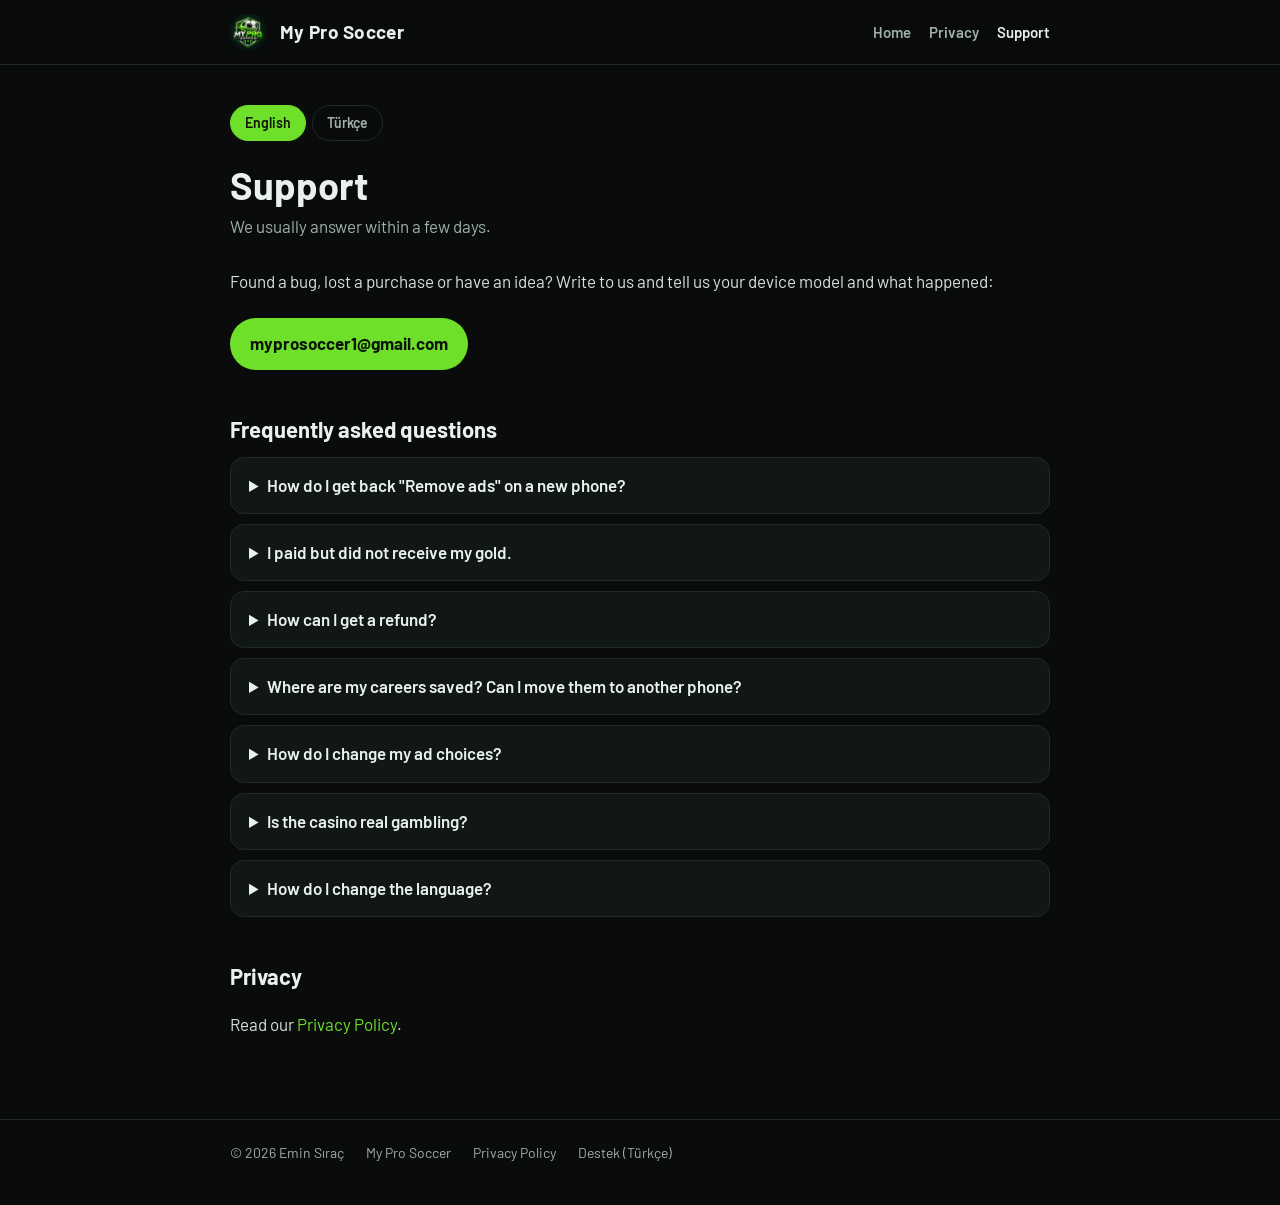
<file: support.html>
<!doctype html>
<html lang="en">
<head>
<meta charset="utf-8">
<meta name="viewport" content="width=device-width, initial-scale=1">
<title>Support · My Pro Soccer</title>
<meta name="description" content="Help and contact for the mobile game My Pro Soccer.">
<link rel="icon" type="image/png" href="img/icon.png">
<link rel="apple-touch-icon" href="img/icon.png">
<link rel="preconnect" href="https://fonts.googleapis.com">
<link rel="preconnect" href="https://fonts.gstatic.com" crossorigin>
<link href="https://fonts.googleapis.com/css2?family=Barlow:wght@400;500;600;700&display=swap" rel="stylesheet">
<link rel="stylesheet" href="style.css">
</head>
<body>
<header class="top">
  <div class="wrap">
    <img src="img/icon.png" alt="">
    <span class="brand">My Pro Soccer</span>
    <nav>
      <a href="index.html">Home</a>
      <a href="privacy.html">Privacy</a>
      <a href="support.html" class="on">Support</a>
    </nav>
  </div>
</header>

<main>
  <article class="wrap">
    <div class="lang"><a href="support.html" class="on">English</a><a href="destek.html">Türkçe</a></div>
    <h1>Support</h1>
    <p class="date">We usually answer within a few days.</p>
    <p>Found a bug, lost a purchase or have an idea? Write to us and tell us your device model and what happened:</p>
    <p><a class="mail" href="mailto:myprosoccer1@gmail.com?subject=My%20Pro%20Soccer%20support">myprosoccer1@gmail.com</a></p>

    <h2>Frequently asked questions</h2>
    <details>
      <summary>How do I get back "Remove ads" on a new phone?</summary>
      <p>Sign in with the same Apple ID or Google account, open the <em>Shop</em> and tap <em>Restore purchases</em>. Gold, drinks and other used items cannot be restored.</p>
    </details>
    <details>
      <summary>I paid but did not receive my gold.</summary>
      <p>Keep the Game open on the home screen of your career for a moment: an unfinished purchase is delivered automatically. If it still does not arrive, send us the date and the receipt from Apple or Google.</p>
    </details>
    <details>
      <summary>How can I get a refund?</summary>
      <p>Purchases are made through the stores, so refunds are handled by them: <a href="https://reportaproblem.apple.com" rel="noopener">reportaproblem.apple.com</a> for the App Store, your <a href="https://play.google.com/store/account/orderhistory" rel="noopener">Google Play order history</a> for Google Play.</p>
    </details>
    <details>
      <summary>Where are my careers saved? Can I move them to another phone?</summary>
      <p>Careers are saved only on your device (up to three in <em>Careers</em>). There is no online account, so deleting the Game deletes them. Your device's backup (iCloud or Android backup) may restore them on a new phone.</p>
    </details>
    <details>
      <summary>How do I change my ad choices?</summary>
      <p>In Europe, the UK and Switzerland: <em>Settings › Ad privacy options</em>. On iPhone: iOS <em>Settings › Privacy &amp; Security › Tracking</em>. On Android: your device's Google settings (Ads). The <em>Remove ads</em> purchase in the Shop turns off the ads between matches.</p>
    </details>
    <details>
      <summary>Is the casino real gambling?</summary>
      <p>No. The casino uses in-game gold only and never pays out real money or prizes. It is limited to a few hands per in-game week.</p>
    </details>
    <details>
      <summary>How do I change the language?</summary>
      <p>Open <em>Settings</em> and choose one of the 12 languages under <em>Language</em>.</p>
    </details>

    <h2>Privacy</h2>
    <p>Read our <a href="privacy.html">Privacy Policy</a>.</p>
  </article>
</main>

<footer>
  <div class="wrap">
    <span>© 2026 Emin Sıraç</span>
    <a href="index.html">My Pro Soccer</a>
    <a href="privacy.html">Privacy Policy</a>
    <a href="destek.html">Destek (Türkçe)</a>
  </div>
</footer>
</body>
</html>
</file>
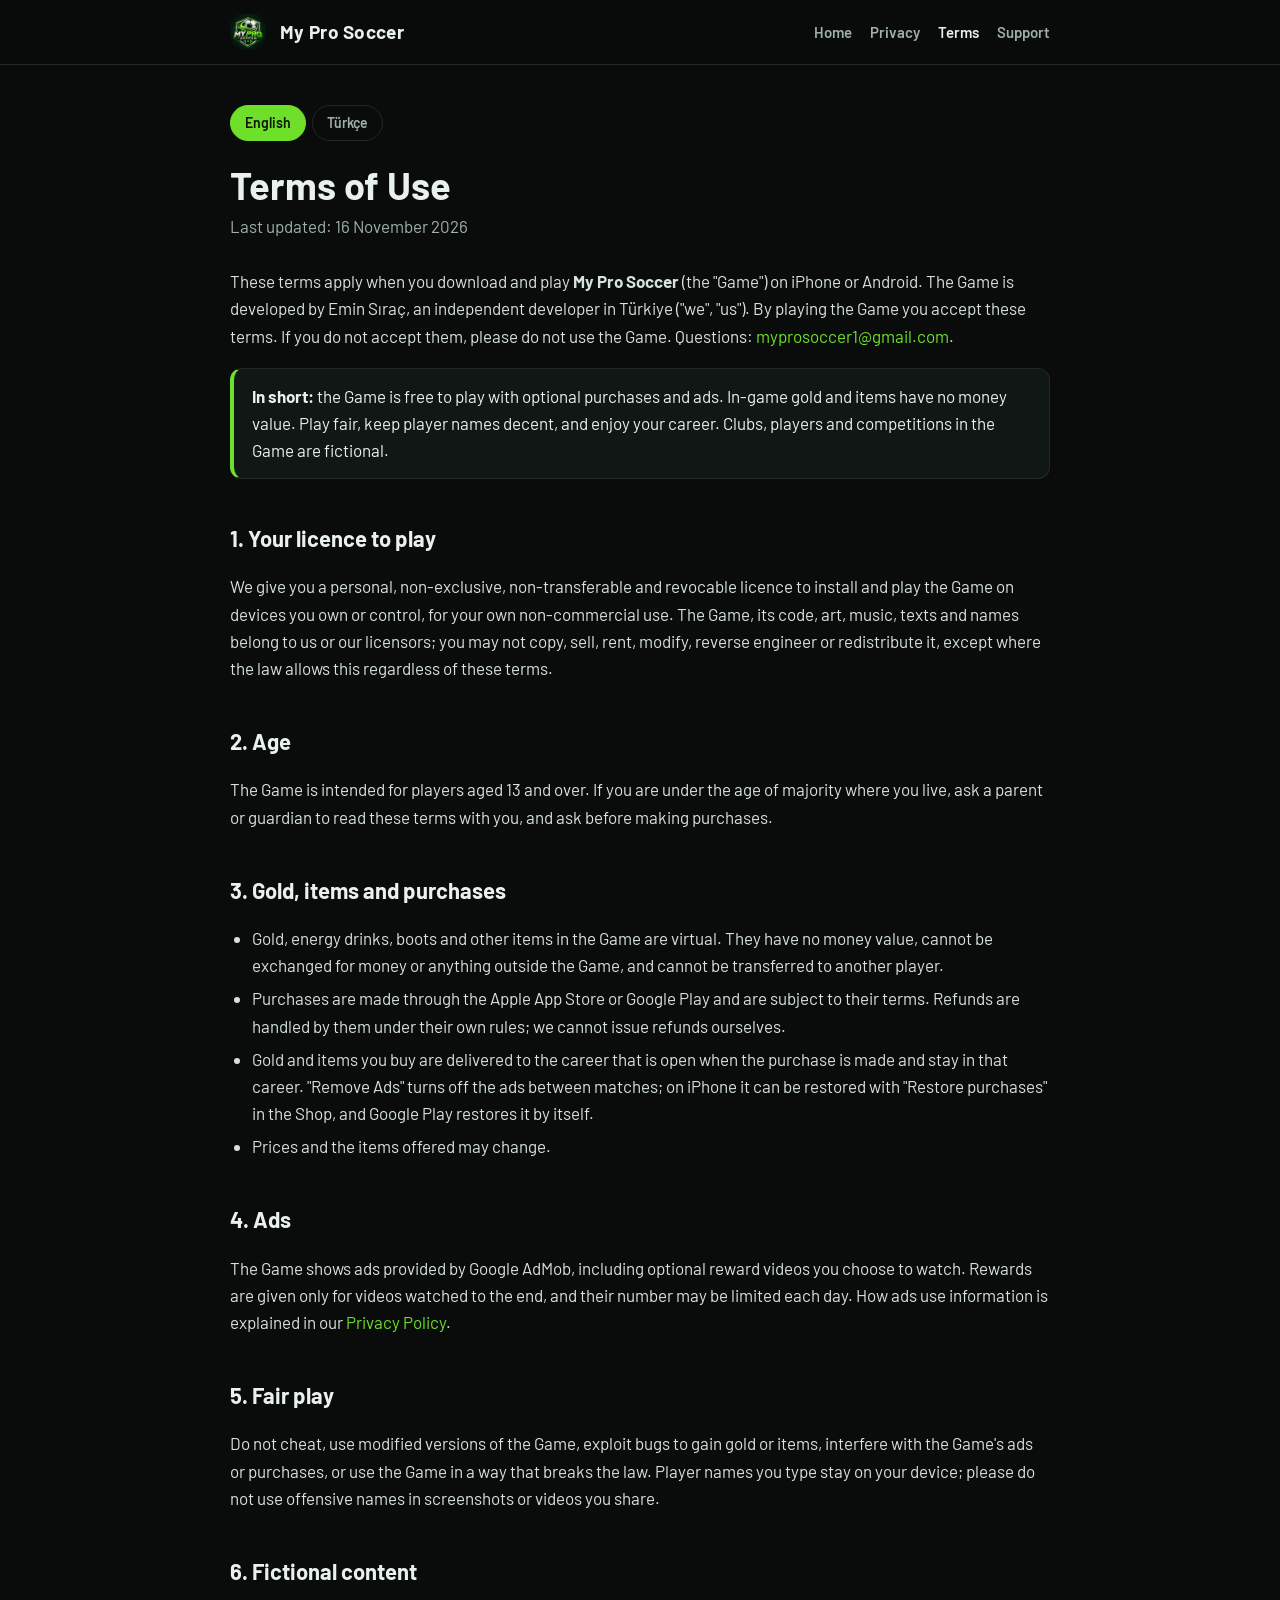
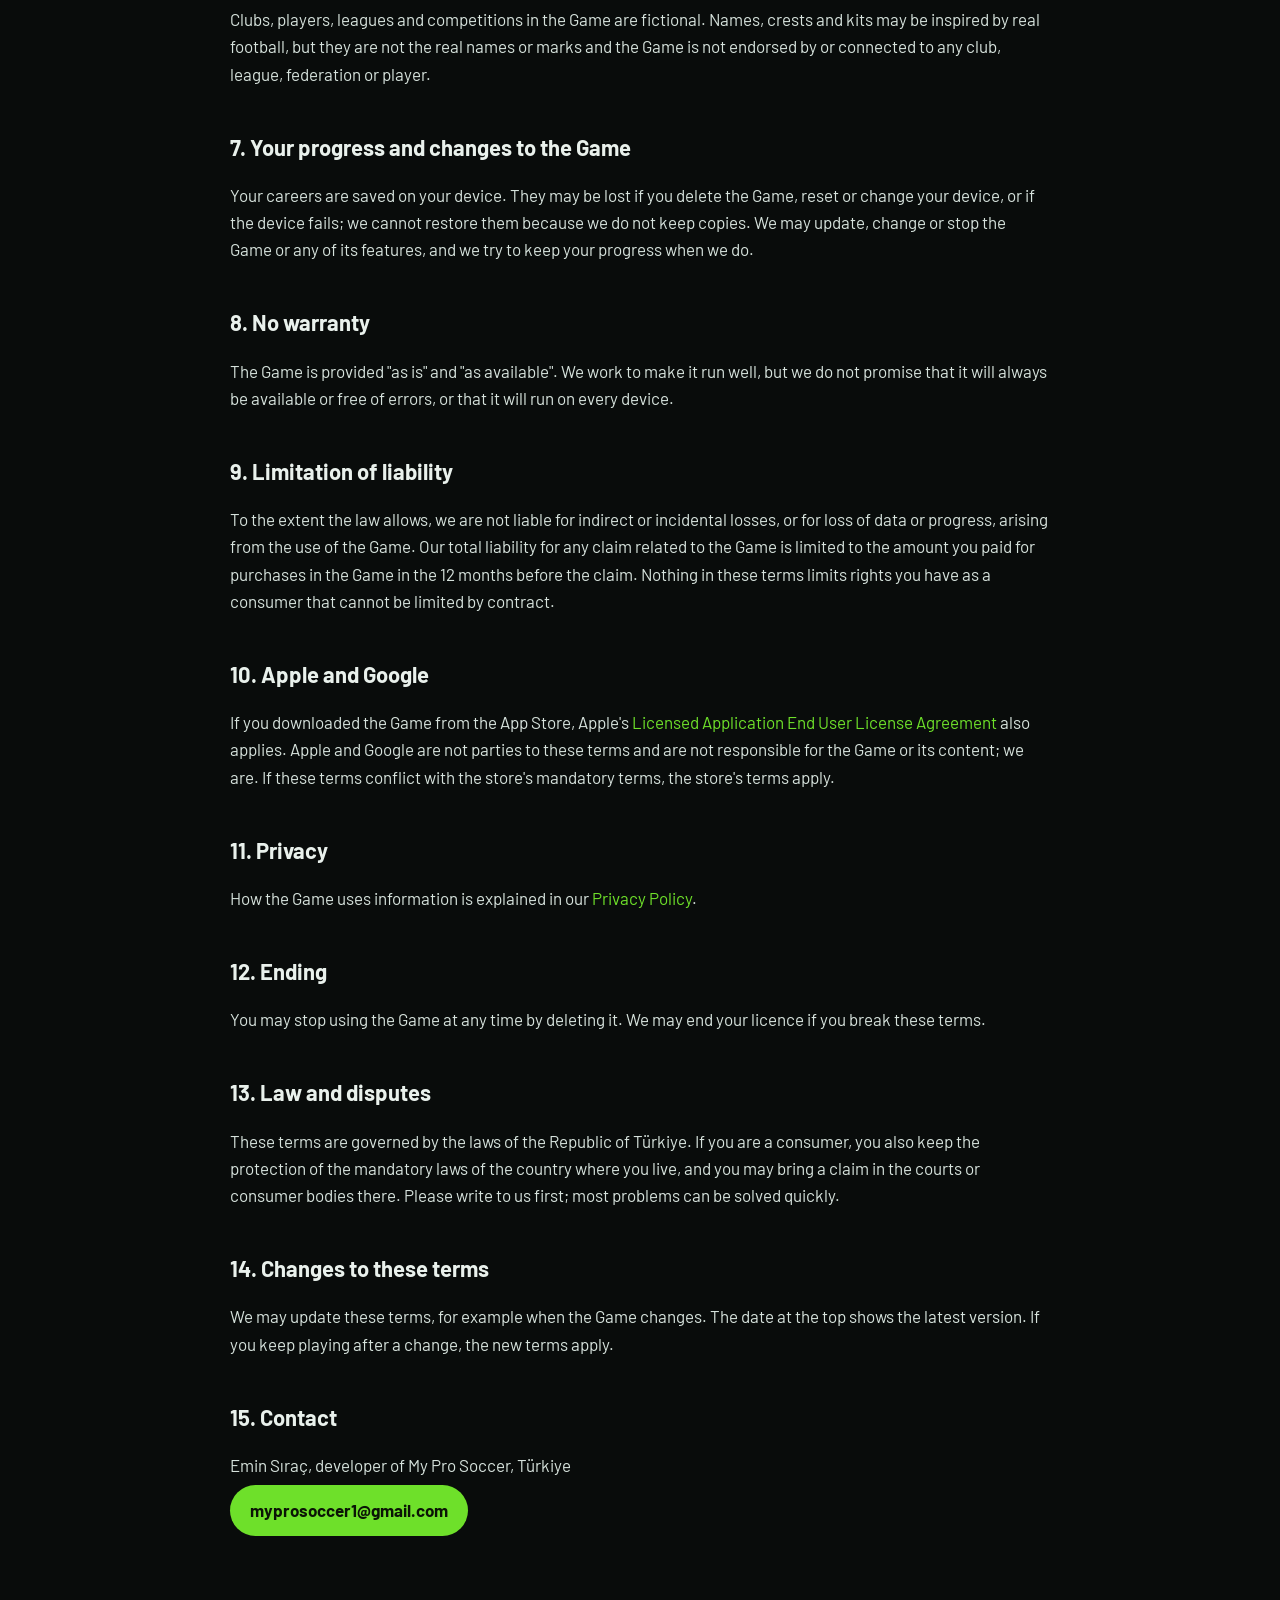
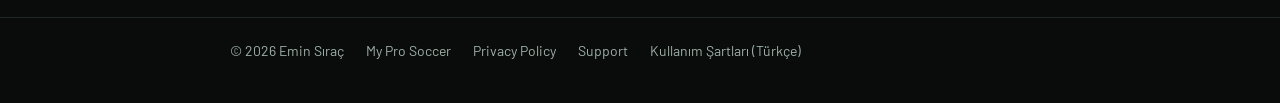
<file: terms.html>
<!DOCTYPE html>
<html lang="en">
<head>
<meta charset="utf-8">
<meta name="viewport" content="width=device-width, initial-scale=1">
<title>Terms of Use · My Pro Soccer</title>
<meta name="description" content="Terms of Use of the mobile game My Pro Soccer.">
<link rel="apple-touch-icon" href="img/icon.png">
<link rel="preconnect" href="https://fonts.googleapis.com">
<link rel="preconnect" href="https://fonts.gstatic.com" crossorigin>
<link href="https://fonts.googleapis.com/css2?family=Barlow:wght@400;500;600;700&display=swap" rel="stylesheet">
<link rel="stylesheet" href="style.css">
</head>
<body>
<header class="top">
  <div class="wrap">
    <img src="img/icon.png" alt="My Pro Soccer">
    <span class="brand">My Pro Soccer</span>
    <nav>
      <a href="index.html">Home</a>
      <a href="privacy.html">Privacy</a>
      <a href="terms.html" class="on">Terms</a>
      <a href="support.html">Support</a>
    </nav>
  </div>
</header>
<main>
  <article class="wrap">
    <div class="lang"><a href="terms.html" class="on">English</a><a href="kullanim-sartlari.html">Türkçe</a></div>
    <h1>Terms of Use</h1>
    <p class="date">Last updated: 16 November 2026</p>
    <p>These terms apply when you download and play <strong>My Pro Soccer</strong> (the "Game") on iPhone or Android. The Game is developed by Emin Sıraç, an independent developer in Türkiye ("we", "us"). By playing the Game you accept these terms. If you do not accept them, please do not use the Game. Questions: <a href="mailto:myprosoccer1@gmail.com">myprosoccer1@gmail.com</a>.</p>
    <div class="note"><strong>In short:</strong> the Game is free to play with optional purchases and ads. In-game gold and items have no money value. Play fair, keep player names decent, and enjoy your career. Clubs, players and competitions in the Game are fictional.</div>

    <h2>1. Your licence to play</h2>
    <p>We give you a personal, non-exclusive, non-transferable and revocable licence to install and play the Game on devices you own or control, for your own non-commercial use. The Game, its code, art, music, texts and names belong to us or our licensors; you may not copy, sell, rent, modify, reverse engineer or redistribute it, except where the law allows this regardless of these terms.</p>

    <h2>2. Age</h2>
    <p>The Game is intended for players aged 13 and over. If you are under the age of majority where you live, ask a parent or guardian to read these terms with you, and ask before making purchases.</p>

    <h2>3. Gold, items and purchases</h2>
    <ul>
      <li>Gold, energy drinks, boots and other items in the Game are virtual. They have no money value, cannot be exchanged for money or anything outside the Game, and cannot be transferred to another player.</li>
      <li>Purchases are made through the Apple App Store or Google Play and are subject to their terms. Refunds are handled by them under their own rules; we cannot issue refunds ourselves.</li>
      <li>Gold and items you buy are delivered to the career that is open when the purchase is made and stay in that career. "Remove Ads" turns off the ads between matches; on iPhone it can be restored with "Restore purchases" in the Shop, and Google Play restores it by itself.</li>
      <li>Prices and the items offered may change.</li>
    </ul>

    <h2>4. Ads</h2>
    <p>The Game shows ads provided by Google AdMob, including optional reward videos you choose to watch. Rewards are given only for videos watched to the end, and their number may be limited each day. How ads use information is explained in our <a href="privacy.html">Privacy Policy</a>.</p>

    <h2>5. Fair play</h2>
    <p>Do not cheat, use modified versions of the Game, exploit bugs to gain gold or items, interfere with the Game's ads or purchases, or use the Game in a way that breaks the law. Player names you type stay on your device; please do not use offensive names in screenshots or videos you share.</p>

    <h2>6. Fictional content</h2>
    <p>Clubs, players, leagues and competitions in the Game are fictional. Names, crests and kits may be inspired by real football, but they are not the real names or marks and the Game is not endorsed by or connected to any club, league, federation or player.</p>

    <h2>7. Your progress and changes to the Game</h2>
    <p>Your careers are saved on your device. They may be lost if you delete the Game, reset or change your device, or if the device fails; we cannot restore them because we do not keep copies. We may update, change or stop the Game or any of its features, and we try to keep your progress when we do.</p>

    <h2>8. No warranty</h2>
    <p>The Game is provided "as is" and "as available". We work to make it run well, but we do not promise that it will always be available or free of errors, or that it will run on every device.</p>

    <h2>9. Limitation of liability</h2>
    <p>To the extent the law allows, we are not liable for indirect or incidental losses, or for loss of data or progress, arising from the use of the Game. Our total liability for any claim related to the Game is limited to the amount you paid for purchases in the Game in the 12 months before the claim. Nothing in these terms limits rights you have as a consumer that cannot be limited by contract.</p>

    <h2>10. Apple and Google</h2>
    <p>If you downloaded the Game from the App Store, Apple's <a href="https://www.apple.com/legal/internet-services/itunes/dev/stdeula/">Licensed Application End User License Agreement</a> also applies. Apple and Google are not parties to these terms and are not responsible for the Game or its content; we are. If these terms conflict with the store's mandatory terms, the store's terms apply.</p>

    <h2>11. Privacy</h2>
    <p>How the Game uses information is explained in our <a href="privacy.html">Privacy Policy</a>.</p>

    <h2>12. Ending</h2>
    <p>You may stop using the Game at any time by deleting it. We may end your licence if you break these terms.</p>

    <h2>13. Law and disputes</h2>
    <p>These terms are governed by the laws of the Republic of Türkiye. If you are a consumer, you also keep the protection of the mandatory laws of the country where you live, and you may bring a claim in the courts or consumer bodies there. Please write to us first; most problems can be solved quickly.</p>

    <h2>14. Changes to these terms</h2>
    <p>We may update these terms, for example when the Game changes. The date at the top shows the latest version. If you keep playing after a change, the new terms apply.</p>

    <h2>15. Contact</h2>
    <p>Emin Sıraç, developer of My Pro Soccer, Türkiye<br>
    <a class="mail" href="mailto:myprosoccer1@gmail.com">myprosoccer1@gmail.com</a></p>
  </article>
</main>
<footer>
  <div class="wrap">
    <span>© 2026 Emin Sıraç</span>
    <a href="index.html">My Pro Soccer</a>
    <a href="privacy.html">Privacy Policy</a>
    <a href="support.html">Support</a>
    <a href="kullanim-sartlari.html">Kullanım Şartları (Türkçe)</a>
  </div>
</footer>
</body>
</html>
</file>
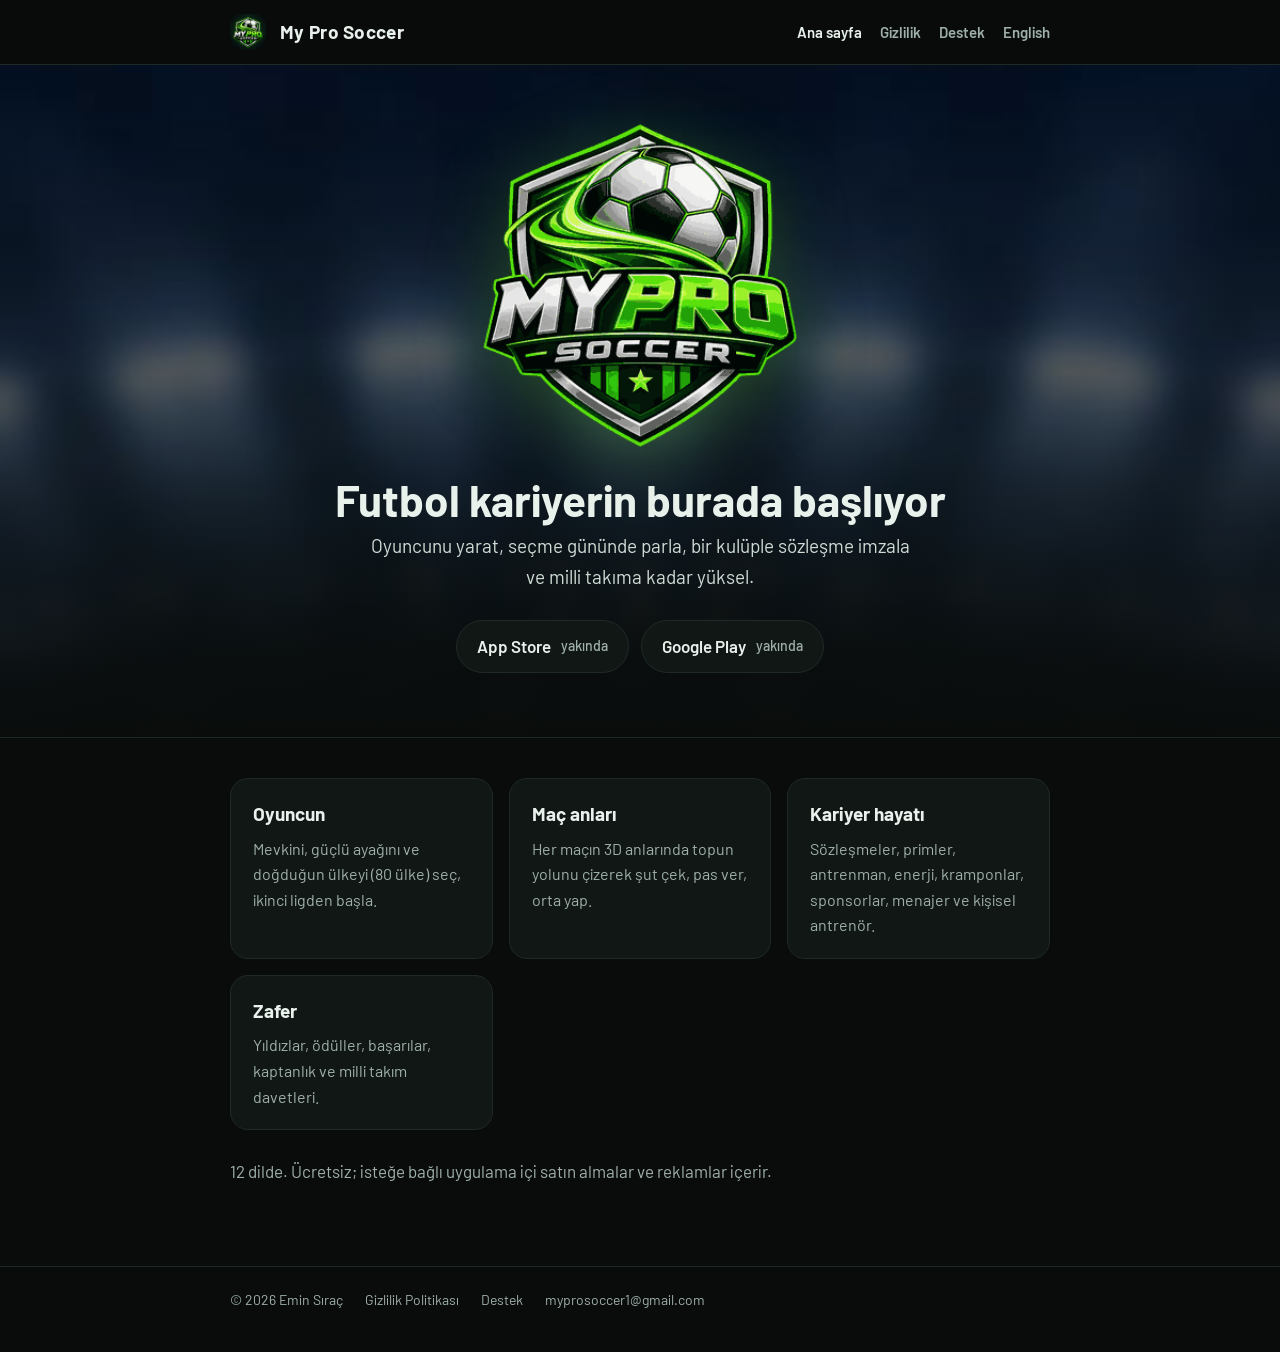
<file: tr.html>
<!doctype html>
<html lang="tr">
<head>
<meta charset="utf-8">
<meta name="viewport" content="width=device-width, initial-scale=1">
<title>My Pro Soccer</title>
<meta name="description" content="My Pro Soccer: oyuncunu yarat, bir kulüple sözleşme imzala, futbol kariyerini kur. 3D maç anlarında topun yolunu çizerek gol at.">
<link rel="icon" type="image/png" href="img/icon.png">
<link rel="apple-touch-icon" href="img/icon.png">
<link rel="preconnect" href="https://fonts.googleapis.com">
<link rel="preconnect" href="https://fonts.gstatic.com" crossorigin>
<link href="https://fonts.googleapis.com/css2?family=Barlow:wght@400;500;600;700&display=swap" rel="stylesheet">
<link rel="stylesheet" href="style.css">
</head>
<body>
<header class="top">
  <div class="wrap">
    <img src="img/icon.png" alt="">
    <span class="brand">My Pro Soccer</span>
    <nav>
      <a href="tr.html" class="on">Ana sayfa</a>
      <a href="gizlilik.html">Gizlilik</a>
      <a href="destek.html">Destek</a>
      <a href="index.html">English</a>
    </nav>
  </div>
</header>

<section class="hero">
  <div class="wrap">
    <img class="logo" src="img/logo.png" alt="My Pro Soccer">
    <h1>Futbol kariyerin burada başlıyor</h1>
    <p class="lead">Oyuncunu yarat, seçme gününde parla, bir kulüple sözleşme imzala ve milli takıma kadar yüksel.</p>
    <div class="badges">
      <span class="badge">App Store <small>yakında</small></span>
      <span class="badge">Google Play <small>yakında</small></span>
    </div>
  </div>
</section>

<main>
  <div class="wrap">
    <div class="grid">
      <div class="card"><h3>Oyuncun</h3><p>Mevkini, güçlü ayağını ve doğduğun ülkeyi (80 ülke) seç, ikinci ligden başla.</p></div>
      <div class="card"><h3>Maç anları</h3><p>Her maçın 3D anlarında topun yolunu çizerek şut çek, pas ver, orta yap.</p></div>
      <div class="card"><h3>Kariyer hayatı</h3><p>Sözleşmeler, primler, antrenman, enerji, kramponlar, sponsorlar, menajer ve kişisel antrenör.</p></div>
      <div class="card"><h3>Zafer</h3><p>Yıldızlar, ödüller, başarılar, kaptanlık ve milli takım davetleri.</p></div>
    </div>
    <p style="color:var(--muted);margin-top:28px">12 dilde. Ücretsiz; isteğe bağlı uygulama içi satın almalar ve reklamlar içerir.</p>
  </div>
</main>

<footer>
  <div class="wrap">
    <span>© 2026 Emin Sıraç</span>
    <a href="gizlilik.html">Gizlilik Politikası</a>
    <a href="destek.html">Destek</a>
    <a href="mailto:myprosoccer1@gmail.com">myprosoccer1@gmail.com</a>
  </div>
</footer>
</body>
</html>
</file>
<file: style.css>
:root {
  --bg: #090c0b;
  --panel: #111715;
  --line: #1f2a26;
  --text: #e9f1ec;
  --muted: #9fb0a8;
  --accent: #6ee02a;
  --accent-ink: #0b1406;
  --radius: 18px;
}
* { box-sizing: border-box; }
html { -webkit-text-size-adjust: 100%; }
body {
  margin: 0;
  background: var(--bg);
  color: var(--text);
  font: 17px/1.6 "Barlow", system-ui, -apple-system, "Segoe UI", Roboto, sans-serif;
}
a { color: var(--accent); text-decoration: none; }
a:hover { text-decoration: underline; }
.wrap { max-width: 860px; margin: 0 auto; padding: 0 20px; }

header.top {
  position: sticky; top: 0; z-index: 5;
  background: rgba(9, 12, 11, .88);
  backdrop-filter: blur(10px);
  border-bottom: 1px solid var(--line);
}
header.top .wrap { display: flex; align-items: center; gap: 14px; height: 64px; }
header.top img { width: 36px; height: 36px; border-radius: 9px; }
header.top .brand { font-weight: 700; font-size: 19px; color: var(--text); letter-spacing: .3px; }
header.top nav { margin-left: auto; display: flex; gap: 18px; font-weight: 600; font-size: 15px; }
header.top nav a { color: var(--muted); }
header.top nav a.on, header.top nav a:hover { color: var(--text); text-decoration: none; }

.hero {
  position: relative; overflow: hidden;
  background: #050807 url("img/hero.jpg") center 35% / cover no-repeat;
  border-bottom: 1px solid var(--line);
}
.hero::after {
  content: ""; position: absolute; inset: 0;
  background: linear-gradient(180deg, rgba(9,12,11,.15) 0%, rgba(9,12,11,.55) 55%, var(--bg) 100%);
}
.hero .wrap { position: relative; z-index: 1; text-align: center; padding: 56px 20px 64px; }
.hero img.logo { width: min(320px, 70vw); height: auto; filter: drop-shadow(0 12px 36px rgba(110, 224, 42, .25)); }
.hero h1 { margin: 18px 0 6px; font-size: clamp(28px, 6vw, 44px); line-height: 1.15; }
.hero p.lead { margin: 0 auto; max-width: 560px; color: #cfdcd5; font-size: 19px; }
.badges { display: flex; justify-content: center; gap: 12px; flex-wrap: wrap; margin-top: 28px; }
.badge {
  display: inline-flex; align-items: center; gap: 10px;
  padding: 12px 20px; border-radius: 999px;
  background: var(--panel); border: 1px solid var(--line);
  color: var(--text); font-weight: 600;
}
.badge small { color: var(--muted); font-weight: 500; }

main { padding: 40px 0 64px; }
.grid { display: grid; grid-template-columns: repeat(auto-fit, minmax(230px, 1fr)); gap: 16px; }
.card {
  background: var(--panel); border: 1px solid var(--line); border-radius: var(--radius);
  padding: 20px 22px;
}
.card h3 { margin: 0 0 6px; font-size: 19px; }
.card p { margin: 0; color: var(--muted); font-size: 16px; }

article h1 { font-size: clamp(28px, 5vw, 38px); line-height: 1.2; margin: 0 0 4px; }
article .date { color: var(--muted); margin: 0 0 28px; }
article h2 { font-size: 22px; margin: 36px 0 10px; padding-top: 6px; }
article h3 { font-size: 18px; margin: 22px 0 6px; }
article p, article li { color: #d6e2dc; }
article ul { padding-left: 22px; }
article li { margin: 6px 0; }
.note {
  background: var(--panel); border: 1px solid var(--line); border-left: 4px solid var(--accent);
  border-radius: 12px; padding: 14px 18px; margin: 18px 0;
}
.lang { display: inline-flex; gap: 6px; margin: 0 0 22px; }
.lang a {
  padding: 6px 14px; border-radius: 999px; border: 1px solid var(--line);
  color: var(--muted); font-weight: 600; font-size: 14px;
}
.lang a.on { background: var(--accent); border-color: var(--accent); color: var(--accent-ink); }
.mail {
  display: inline-block; margin-top: 6px; padding: 12px 20px; border-radius: 999px;
  background: var(--accent); color: var(--accent-ink); font-weight: 700;
}
.mail:hover { text-decoration: none; filter: brightness(1.08); }
details { background: var(--panel); border: 1px solid var(--line); border-radius: 14px; padding: 14px 18px; margin: 10px 0; }
details summary { cursor: pointer; font-weight: 600; color: var(--text); }
details p { margin: 10px 0 2px; }

footer { border-top: 1px solid var(--line); color: var(--muted); font-size: 14px; }
footer .wrap { padding: 22px 20px 40px; display: flex; flex-wrap: wrap; gap: 8px 22px; }
footer a { color: var(--muted); }

@media (max-width: 520px) {
  header.top nav { gap: 12px; font-size: 14px; }
  header.top .brand { display: none; }
}
</file>
